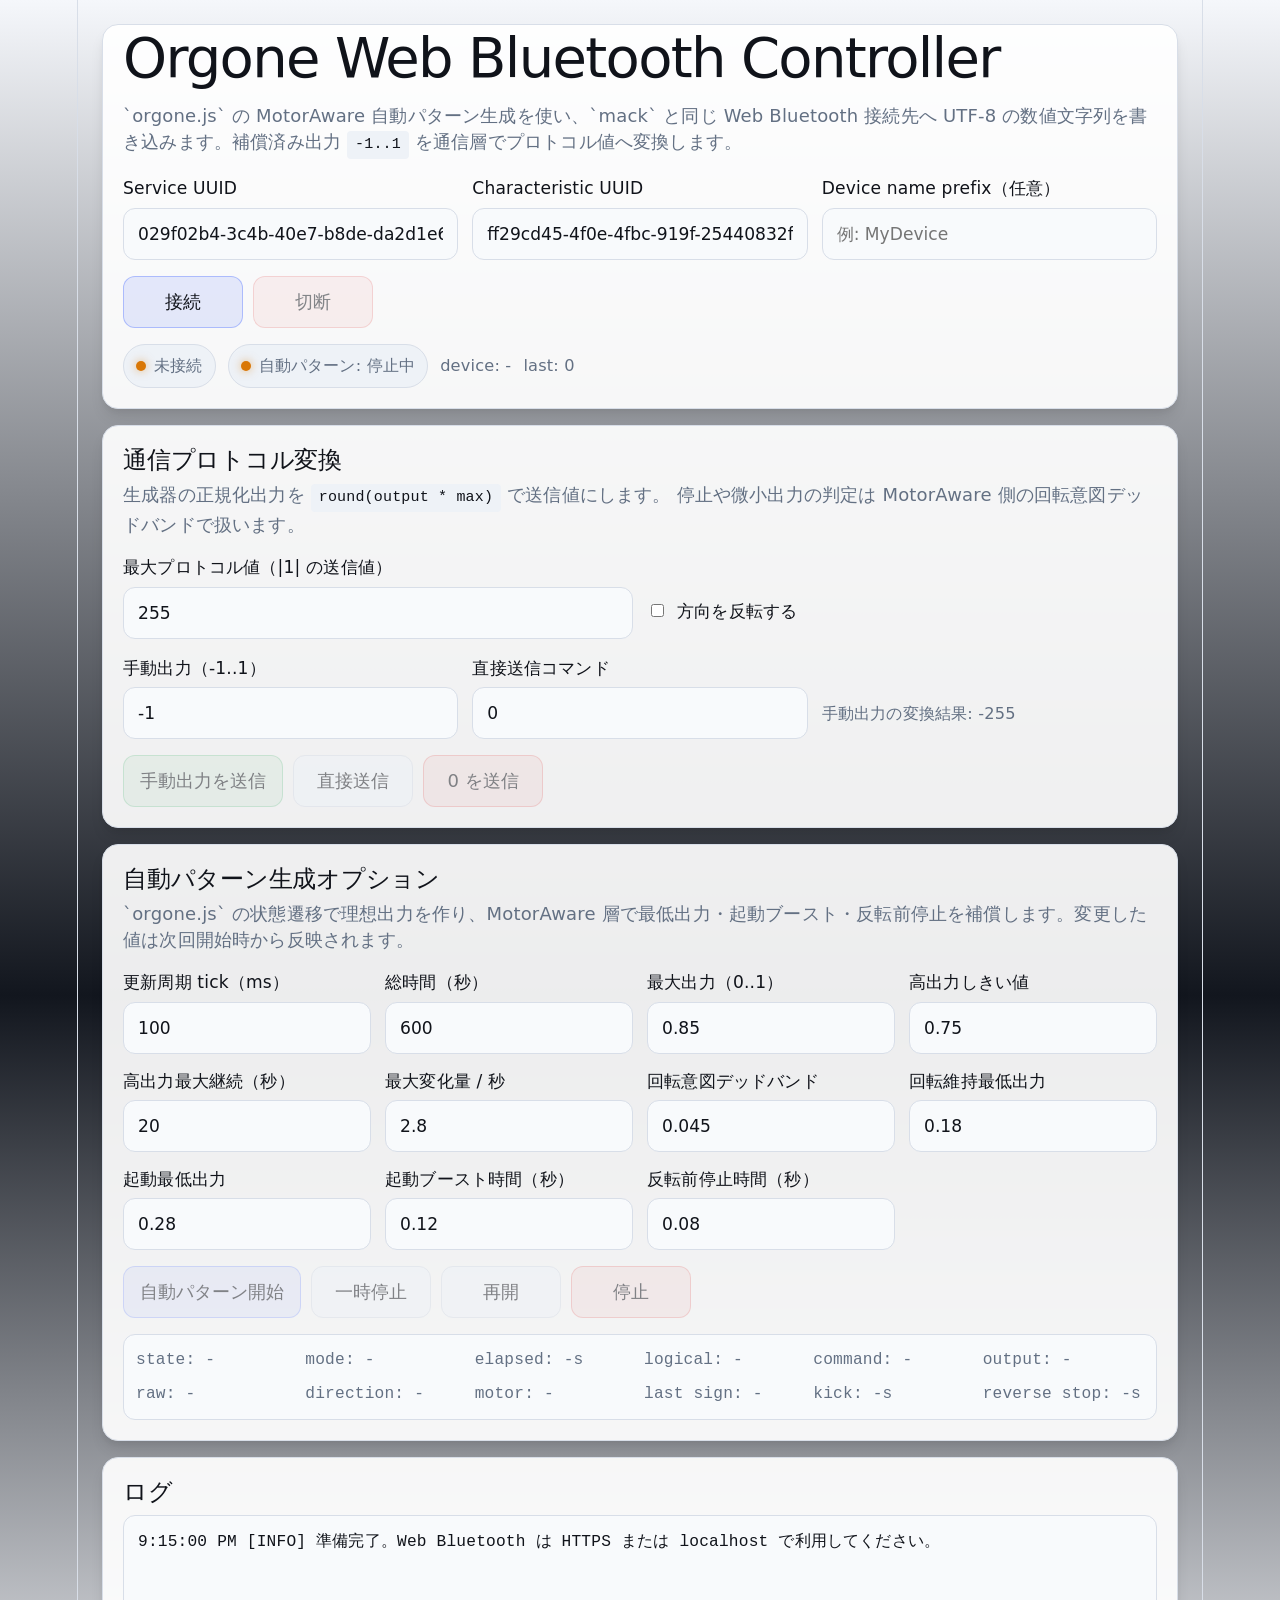
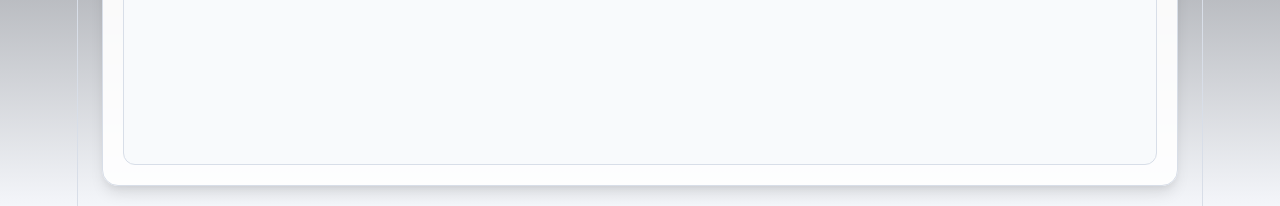
<file: index.html>
<!doctype html>
<html lang="ja">
  <head>
    <meta charset="UTF-8" />
    <link rel="icon" type="image/svg+xml" href="/favicon.svg" />
    <meta name="viewport" content="width=device-width, initial-scale=1.0" />
    <title>Orgone Web Bluetooth Controller</title>
    <script type="module" crossorigin src="./assets/index-BKUp9-tw.js"></script>
    <link rel="stylesheet" crossorigin href="./assets/index-D6LGFXfo.css">
  </head>
  <body>
    <div id="root"></div>
  </body>
</html>
</file>
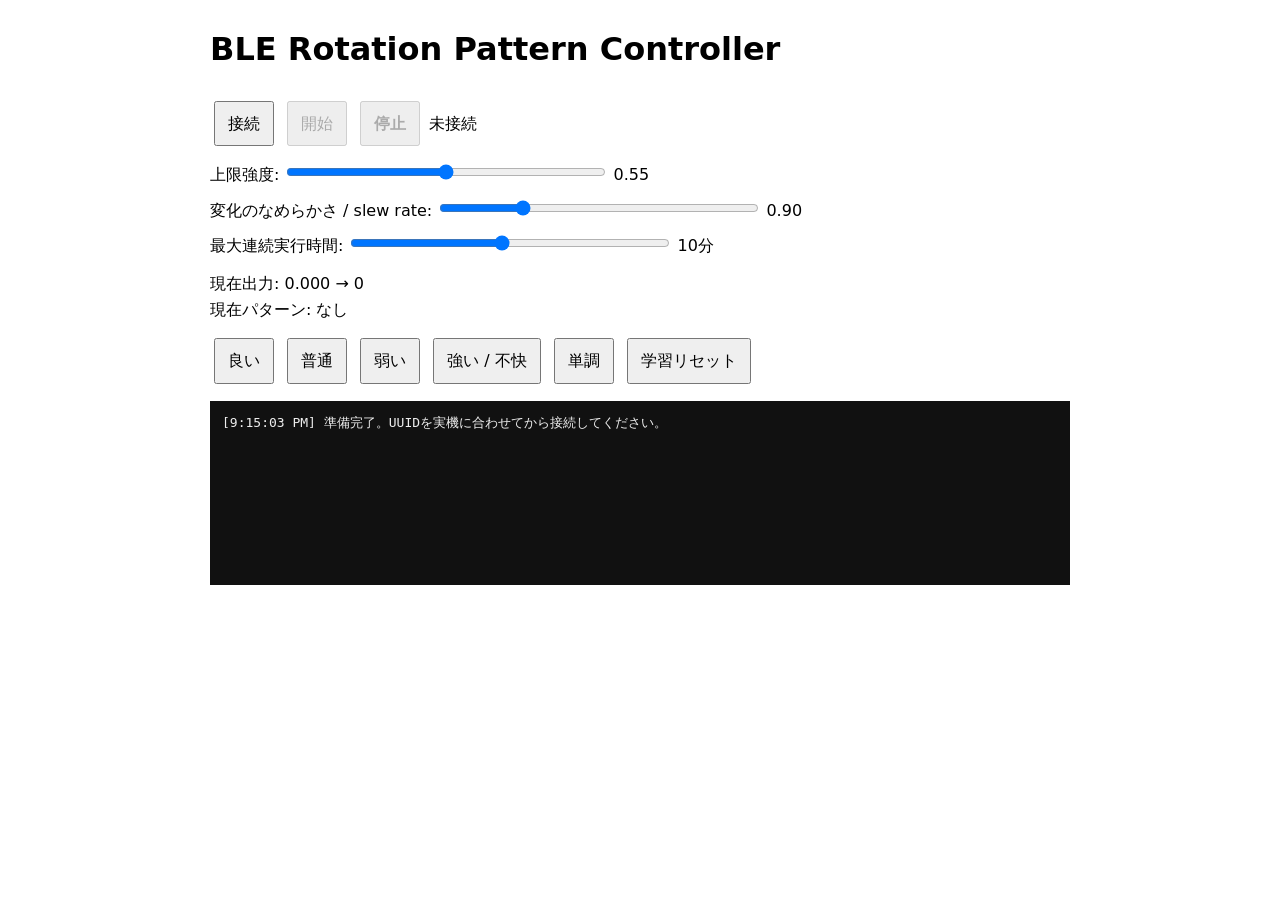
<file: test2.html>
<!doctype html>
<html lang="ja">
<head>
  <meta charset="utf-8" />
  <meta name="viewport" content="width=device-width, initial-scale=1" />
  <title>BLE Rotation Pattern Controller</title>
  <style>
    body {
      font-family: system-ui, sans-serif;
      max-width: 860px;
      margin: 24px auto;
      padding: 0 16px;
      line-height: 1.6;
    }
    button, input {
      font: inherit;
    }
    button {
      margin: 4px;
      padding: 8px 12px;
    }
    .row {
      margin: 12px 0;
    }
    label {
      display: block;
      margin: 10px 0;
    }
    input[type="range"] {
      width: 320px;
      max-width: 100%;
    }
    #log {
      background: #111;
      color: #eee;
      padding: 12px;
      min-height: 160px;
      white-space: pre-wrap;
      overflow-wrap: anywhere;
    }
    .danger {
      font-weight: 700;
    }
  </style>
</head>
<body>
  <h1>BLE Rotation Pattern Controller</h1>

  <div class="row">
    <button id="connectBtn">接続</button>
    <button id="startBtn" disabled>開始</button>
    <button id="stopBtn" disabled class="danger">停止</button>
    <span id="status">未接続</span>
  </div>

  <div class="row">
    <label>
      上限強度:
      <input id="intensity" type="range" min="0.10" max="1.00" step="0.01" value="0.55">
      <output id="intensityOut">0.55</output>
    </label>

    <label>
      変化のなめらかさ / slew rate:
      <input id="slew" type="range" min="0.20" max="3.00" step="0.05" value="0.90">
      <output id="slewOut">0.90</output>
    </label>

    <label>
      最大連続実行時間:
      <input id="maxMinutes" type="range" min="1" max="20" step="1" value="10">
      <output id="maxMinutesOut">10分</output>
    </label>
  </div>

  <div class="row">
    <div>現在出力: <span id="outputView">0.000 → 0</span></div>
    <div>現在パターン: <span id="modeView">なし</span></div>
  </div>

  <div class="row">
    <button data-feedback="good">良い</button>
    <button data-feedback="ok">普通</button>
    <button data-feedback="tooWeak">弱い</button>
    <button data-feedback="tooStrong">強い / 不快</button>
    <button data-feedback="boring">単調</button>
    <button id="resetLearningBtn">学習リセット</button>
  </div>

  <pre id="log"></pre>

  <script type="module">
    /*
      TODO: 実機のGATT UUIDに置き換える。
      service自体には直接書けないため、service配下のwrite可能なcharacteristic UUIDが必要。
    */
    const SERVICE_UUID = "029f02b4-3c4b-40e7-b8de-da2d1e6917e8";
    const CHARACTERISTIC_UUID = "ff29cd45-4f0e-4fbc-919f-25440832fd0e";

    /*
      デバイス側が改行終端を必要とする場合は "\n" に変更。
      指定がなければ空文字のまま。
    */
    const PROTOCOL_SUFFIX = "\n";

    /*
      trueにすると全デバイス表示になる。
      通常はfalseで、指定serviceをadvertiseしているデバイスだけを表示する。
    */
    const USE_ACCEPT_ALL_DEVICES = true;

    const WRITE_INTERVAL_MS = 100;
    const STORAGE_KEY = "adaptive-rotation-pattern-v1";

    const MODES = [
      { id: "sine", label: "連続反転" },
      { id: "pulse", label: "断続パルス" },
      { id: "switchback", label: "短周期反転" },
      { id: "crescendo", label: "漸増" },
      { id: "drift", label: "制御ランダム" },
      { id: "pauseReverse", label: "停止混合反転" }
    ];

    const $ = (id) => document.getElementById(id);
    const connectBtn = $("connectBtn");
    const startBtn = $("startBtn");
    const stopBtn = $("stopBtn");
    const statusEl = $("status");
    const logEl = $("log");
    const intensityEl = $("intensity");
    const intensityOut = $("intensityOut");
    const slewEl = $("slew");
    const slewOut = $("slewOut");
    const maxMinutesEl = $("maxMinutes");
    const maxMinutesOut = $("maxMinutesOut");
    const outputView = $("outputView");
    const modeView = $("modeView");

    let device = null;
    let server = null;
    let writeChar = null;

    let running = false;
    let timerId = 0;
    let sessionStartMs = 0;
    let lastTickMs = 0;
    let segmentStartMs = 0;
    let currentSegment = null;
    let previousMode = null;

    let lastOutput = 0;
    let lastProtocolInt = null;

    let pendingInt = null;
    let pumpPromise = null;

    const encoder = new TextEncoder();

    let stats = loadStats();

    function log(message) {
      const t = new Date().toLocaleTimeString();
      logEl.textContent = `[${t}] ${message}\n` + logEl.textContent;
    }

    function clamp(x, min, max) {
      return Math.min(max, Math.max(min, x));
    }

    function rand(min, max) {
      return min + Math.random() * (max - min);
    }

    function smooth01(x) {
      x = clamp(x, 0, 1);
      return x * x * (3 - 2 * x);
    }

    function protocolIntFromOutput(x) {
      return Math.round(clamp(x, -1, 1) * 255);
    }

    function setIntensity(v) {
      intensityEl.value = String(clamp(v, 0.10, 1.00).toFixed(2));
      intensityOut.value = Number(intensityEl.value).toFixed(2);
    }

    function updateControls() {
      intensityOut.value = Number(intensityEl.value).toFixed(2);
      slewOut.value = Number(slewEl.value).toFixed(2);
      maxMinutesOut.value = `${Number(maxMinutesEl.value)}分`;
    }

    function setStatus(text) {
      statusEl.textContent = text;
    }

    function loadStats() {
      const fresh = Object.fromEntries(
        MODES.map((m) => [m.id, { n: 0, sum: 0 }])
      );

      try {
        const raw = localStorage.getItem(STORAGE_KEY);
        if (!raw) return fresh;

        const parsed = JSON.parse(raw);
        for (const m of MODES) {
          if (parsed[m.id]) {
            fresh[m.id].n = Number(parsed[m.id].n) || 0;
            fresh[m.id].sum = Number(parsed[m.id].sum) || 0;
          }
        }
      } catch {
        return fresh;
      }

      return fresh;
    }

    function saveStats() {
      localStorage.setItem(STORAGE_KEY, JSON.stringify(stats));
    }

    function resetLearning() {
      stats = Object.fromEntries(MODES.map((m) => [m.id, { n: 0, sum: 0 }]));
      saveStats();
      log("学習データをリセット");
    }

    function chooseMode() {
      const total = Object.values(stats).reduce((a, s) => a + s.n, 0) + 1;

      let bestId = MODES[0].id;
      let bestScore = -Infinity;

      for (const m of MODES) {
        const s = stats[m.id];

        /*
          報酬の事前値を0.55に置く。
          未評価パターンも試し、評価が高いものを徐々に優先する。
        */
        const mean = (s.sum + 0.55) / (s.n + 1);
        const explore = 0.30 * Math.sqrt(Math.log(total + 1) / (s.n + 1));
        const repeatPenalty = m.id === previousMode ? 0.12 : 0;
        const jitter = rand(-0.025, 0.025);

        const score = mean + explore - repeatPenalty + jitter;

        if (score > bestScore) {
          bestScore = score;
          bestId = m.id;
        }
      }

      return bestId;
    }

    function createSegment(nowMs) {
      const mode = chooseMode();
      previousMode = mode;

      currentSegment = {
        mode,
        duration: rand(5.0, 14.0),
        dir: Math.random() < 0.5 ? -1 : 1,
        amp: rand(0.45, 1.00),
        freq: rand(0.06, 0.22),
        phase: rand(0, Math.PI * 2),
        cycle: rand(0.80, 2.40),
        duty: rand(0.34, 0.72),
        beat: rand(1.00, 3.20),
        noise: 0,
        noiseTarget: 0,
        lastNoiseAt: -Infinity
      };

      segmentStartMs = nowMs;

      const label = MODES.find((m) => m.id === mode)?.label ?? mode;
      modeView.textContent = label;
      log(`新規セグメント: ${label}, ${currentSegment.duration.toFixed(1)}秒`);
    }

    function valueForSegment(seg, tSec, sessionElapsedMs) {
      const cap = Number(intensityEl.value);

      /*
        ウォームアップ。
        開始直後から上限値を使わず、約2分かけて上限へ近づける。
      */
      const warm = clamp(0.18 + 0.82 * (sessionElapsedMs / 120000), 0.18, 1.0);
      const amp = cap * warm * seg.amp;

      switch (seg.mode) {
        case "sine": {
          return amp * Math.sin(2 * Math.PI * seg.freq * tSec + seg.phase);
        }

        case "pulse": {
          const f = (tSec / seg.cycle) % 1;
          if (f > seg.duty) return 0;

          const local = f / seg.duty;
          const shaped = 0.25 + 0.75 * Math.sin(Math.PI * local);

          /*
            たまに逆方向を混ぜて慣れを避ける。
          */
          const cycleIndex = Math.floor(tSec / seg.cycle);
          const reverse = cycleIndex % 6 === 5 ? -1 : 1;

          return seg.dir * reverse * amp * shaped;
        }

        case "switchback": {
          const beatIndex = Math.floor(tSec / seg.beat);
          const f = (tSec / seg.beat) % 1;

          /*
            反転直後に短い停止を入れ、急な方向転換を緩和する。
          */
          if (f < 0.10) return 0;

          const sign = beatIndex % 2 === 0 ? seg.dir : -seg.dir;
          const rise = smooth01((f - 0.10) / 0.90);

          return sign * amp * (0.35 + 0.65 * rise);
        }

        case "crescendo": {
          const p = tSec / seg.duration;
          const ramp = smooth01(p);
          const wobble = clamp(
            0.72 + 0.28 * Math.sin(2 * Math.PI * seg.freq * 2.5 * tSec + seg.phase),
            0.25,
            1.0
          );

          /*
            終盤だけ短い反転を混ぜる。
          */
          const sign =
            p > 0.78 && Math.floor(tSec * 2.0) % 2 === 0
              ? -seg.dir
              : seg.dir;

          return sign * amp * ramp * wobble;
        }

        case "drift": {
          /*
            低域通過させたランダム。
            完全ランダムではなく、滑らかに変化させる。
          */
          if (tSec - seg.lastNoiseAt > 0.25) {
            seg.noiseTarget = rand(-1, 1);
            seg.lastNoiseAt = tSec;
          }

          seg.noise += (seg.noiseTarget - seg.noise) * 0.18;

          if (Math.abs(seg.noise) < 0.18) return 0;
          return amp * seg.noise;
        }

        case "pauseReverse": {
          const f = (tSec / seg.cycle) % 1;
          const cycleIndex = Math.floor(tSec / seg.cycle);

          if (f < 0.18) return 0;

          const sign = cycleIndex % 4 === 3 ? -seg.dir : seg.dir;
          const drive = 0.20 + 0.80 * smooth01((f - 0.18) / 0.82);

          return sign * amp * drive;
        }

        default:
          return 0;
      }
    }

    async function connect() {
      try {
        if (!window.isSecureContext) {
          throw new Error("HTTPSまたはlocalhostで開いてください。");
        }

        if (!navigator.bluetooth) {
          throw new Error("このブラウザはWeb Bluetoothに対応していません。Chromium系ブラウザで確認してください。");
        }

        setStatus("デバイス選択中...");

        const options = USE_ACCEPT_ALL_DEVICES
          ? {
              acceptAllDevices: true,
              optionalServices: [SERVICE_UUID]
            }
          : {
              filters: [{ services: [SERVICE_UUID] }],
              optionalServices: [SERVICE_UUID]
            };

        device = await navigator.bluetooth.requestDevice(options);
        device.addEventListener("gattserverdisconnected", handleDisconnected);

        setStatus("接続中...");
        server = await device.gatt.connect();

        const service = await server.getPrimaryService(SERVICE_UUID);
        writeChar = await service.getCharacteristic(CHARACTERISTIC_UUID);

        startBtn.disabled = false;
        stopBtn.disabled = false;

        setStatus(`接続済み: ${device.name || device.id}`);
        log("BLE接続完了");
      } catch (err) {
        setStatus("接続失敗");
        log(`接続エラー: ${err.message || err}`);
      }
    }

    async function writeOneProtocolInt(n) {
      if (!writeChar) return;

      const text = `${n}${PROTOCOL_SUFFIX}`;
      const data = encoder.encode(text);

      if (writeChar.properties.writeWithoutResponse && writeChar.writeValueWithoutResponse) {
        await writeChar.writeValueWithoutResponse(data);
        return;
      }

      if (writeChar.properties.write && writeChar.writeValueWithResponse) {
        await writeChar.writeValueWithResponse(data);
        return;
      }

      /*
        古い環境向けの後方互換フォールバック。
        可能なら上の2つを使う。
      */
      if (writeChar.writeValue) {
        await writeChar.writeValue(data);
        return;
      }

      throw new Error("このcharacteristicはwriteに対応していません。");
    }

    function enqueueProtocolInt(n) {
      pendingInt = clamp(Math.round(n), -255, 255);

      if (!pumpPromise) {
        pumpPromise = pumpWrites().catch((err) => {
          log(`書き込みエラー: ${err.message || err}`);
        });
      }

      return pumpPromise;
    }

    async function pumpWrites() {
      try {
        while (pendingInt !== null) {
          const n = pendingInt;
          pendingInt = null;
          await writeOneProtocolInt(n);
        }
      } finally {
        pumpPromise = null;

        /*
          finally中に新しい値が来た場合の取りこぼし防止。
        */
        if (pendingInt !== null) {
          enqueueProtocolInt(pendingInt);
        }
      }
    }

    function setOutput(x, force = false) {
      const safeX = clamp(x, -1, 1);
      const protocolInt = protocolIntFromOutput(safeX);

      outputView.textContent = `${safeX.toFixed(3)} → ${protocolInt}`;

      if (!force && protocolInt === lastProtocolInt) {
        return Promise.resolve();
      }

      lastProtocolInt = protocolInt;
      return enqueueProtocolInt(protocolInt);
    }

    function tick() {
      if (!running) return;

      const now = performance.now();
      const sessionElapsedMs = now - sessionStartMs;
      const maxMs = Number(maxMinutesEl.value) * 60 * 1000;

      if (sessionElapsedMs >= maxMs) {
        void stop("最大連続実行時間に到達");
        return;
      }

      if (!currentSegment || (now - segmentStartMs) / 1000 >= currentSegment.duration) {
        createSegment(now);
      }

      const dtSec = clamp((now - lastTickMs) / 1000, 0.001, 0.25);
      lastTickMs = now;

      const tSec = (now - segmentStartMs) / 1000;
      const target = valueForSegment(currentSegment, tSec, sessionElapsedMs);

      /*
        slew limit。
        急な出力変化を抑える。
      */
      const maxDelta = Number(slewEl.value) * dtSec;
      lastOutput += clamp(target - lastOutput, -maxDelta, maxDelta);
      lastOutput = clamp(lastOutput, -1, 1);

      void setOutput(lastOutput);
    }

    function start() {
      if (!writeChar) {
        log("未接続");
        return;
      }

      if (running) return;

      running = true;
      sessionStartMs = performance.now();
      lastTickMs = sessionStartMs;
      segmentStartMs = sessionStartMs;
      currentSegment = null;
      lastOutput = 0;

      timerId = window.setInterval(tick, WRITE_INTERVAL_MS);

      startBtn.disabled = true;
      stopBtn.disabled = false;

      log("開始");
    }

    async function stop(reason = "停止") {
      running = false;

      if (timerId) {
        clearInterval(timerId);
        timerId = 0;
      }

      currentSegment = null;
      modeView.textContent = "なし";
      lastOutput = 0;

      await setOutput(0, true);

      startBtn.disabled = !writeChar;
      stopBtn.disabled = !writeChar;

      log(reason);
    }

    async function emergencyStop(reason) {
      await stop(reason || "緊急停止");
    }

    function handleDisconnected() {
      running = false;

      if (timerId) {
        clearInterval(timerId);
        timerId = 0;
      }

      writeChar = null;
      server = null;
      currentSegment = null;

      startBtn.disabled = true;
      stopBtn.disabled = true;

      setStatus("切断");
      log("BLE切断。デバイス側にも通信タイムアウト時停止のwatchdogを実装してください。");
    }

    function applyFeedback(kind) {
      if (!currentSegment) {
        log("評価対象のセグメントなし");
        return;
      }

      const rewardMap = {
        good: 1.00,
        ok: 0.65,
        tooWeak: 0.45,
        tooStrong: 0.10,
        boring: 0.20
      };

      const reward = rewardMap[kind] ?? 0.5;
      const s = stats[currentSegment.mode];

      s.n += 1;
      s.sum += reward;
      saveStats();

      if (kind === "tooStrong") {
        setIntensity(Number(intensityEl.value) * 0.82);
        currentSegment.amp *= 0.40;
        lastOutput *= 0.40;
        void setOutput(lastOutput, true);
        log("評価: 強い / 不快。強度を下げました。");
        return;
      }

      if (kind === "tooWeak") {
        setIntensity(Number(intensityEl.value) * 1.08);
        currentSegment.duration = Math.min(
          currentSegment.duration,
          (performance.now() - segmentStartMs) / 1000 + 2
        );
        log("評価: 弱い。強度を少し上げ、次セグメントを早めます。");
        return;
      }

      if (kind === "boring") {
        currentSegment.duration = 0;
        log("評価: 単調。次セグメントへ切り替えます。");
        return;
      }

      const label = MODES.find((m) => m.id === currentSegment.mode)?.label ?? currentSegment.mode;
      log(`評価: ${kind} / ${label} / reward=${reward.toFixed(2)}`);
    }

    connectBtn.addEventListener("click", connect);
    startBtn.addEventListener("click", start);
    stopBtn.addEventListener("click", () => void emergencyStop("手動停止"));
    $("resetLearningBtn").addEventListener("click", resetLearning);

    document.querySelectorAll("[data-feedback]").forEach((btn) => {
      btn.addEventListener("click", () => {
        applyFeedback(btn.dataset.feedback);
      });
    });

    intensityEl.addEventListener("input", updateControls);
    slewEl.addEventListener("input", updateControls);
    maxMinutesEl.addEventListener("input", updateControls);

    /*
      安全側停止。
      タブが隠れた、ページを閉じる、スペースキー押下で停止。
    */
    document.addEventListener("visibilitychange", () => {
      if (document.hidden && running) {
        void emergencyStop("タブ非表示のため停止");
      }
    });

    window.addEventListener("pagehide", () => {
      if (writeChar) {
        void setOutput(0, true);
      }
    });

    window.addEventListener("keydown", (ev) => {
      if (ev.code === "Space") {
        ev.preventDefault();
        void emergencyStop("スペースキー停止");
      }
    });

    updateControls();
    log("準備完了。UUIDを実機に合わせてから接続してください。");
  </script>
</body>
</html>
</file>
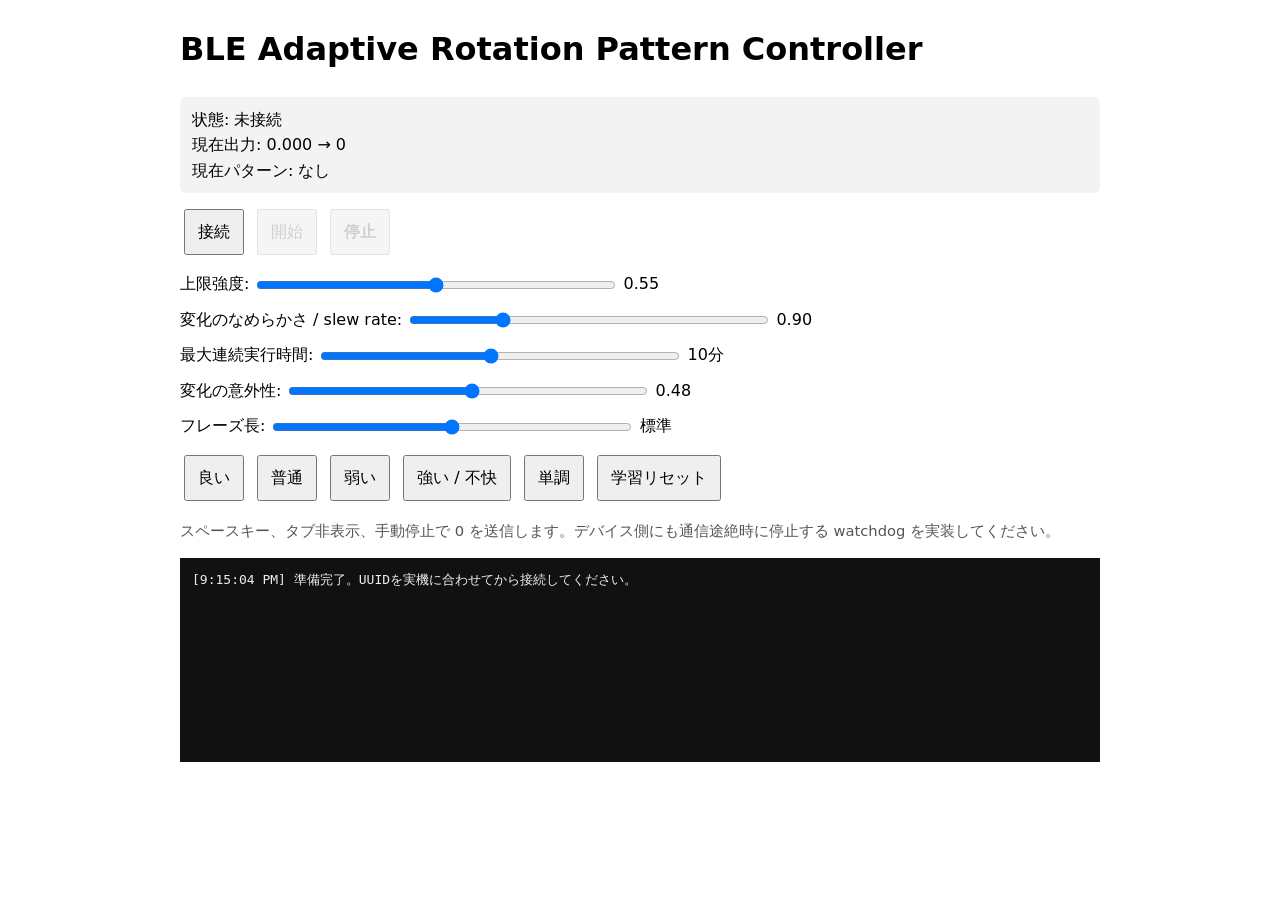
<file: test3.html>
<!doctype html>
<html lang="ja">
<head>
  <meta charset="utf-8" />
  <meta name="viewport" content="width=device-width, initial-scale=1" />
  <title>BLE Adaptive Rotation Pattern Controller</title>
  <style>
    body {
      font-family: system-ui, sans-serif;
      max-width: 920px;
      margin: 24px auto;
      padding: 0 16px;
      line-height: 1.6;
    }

    button,
    input {
      font: inherit;
    }

    button {
      margin: 4px;
      padding: 8px 12px;
      cursor: pointer;
    }

    button:disabled {
      cursor: not-allowed;
      opacity: 0.55;
    }

    .row {
      margin: 12px 0;
    }

    label {
      display: block;
      margin: 10px 0;
    }

    input[type="range"] {
      width: 360px;
      max-width: 100%;
      vertical-align: middle;
    }

    #log {
      background: #111;
      color: #eee;
      padding: 12px;
      min-height: 180px;
      max-height: 420px;
      overflow: auto;
      white-space: pre-wrap;
      overflow-wrap: anywhere;
    }

    .danger {
      font-weight: 700;
    }

    .statusBox {
      padding: 10px 12px;
      background: #f3f3f3;
      border-radius: 6px;
    }

    .small {
      font-size: 0.92rem;
      color: #555;
    }
  </style>
</head>

<body>
  <h1>BLE Adaptive Rotation Pattern Controller</h1>

  <div class="statusBox">
    <div>状態: <span id="status">未接続</span></div>
    <div>現在出力: <span id="outputView">0.000 → 0</span></div>
    <div>現在パターン: <span id="modeView">なし</span></div>
  </div>

  <div class="row">
    <button id="connectBtn">接続</button>
    <button id="startBtn" disabled>開始</button>
    <button id="stopBtn" disabled class="danger">停止</button>
  </div>

  <div class="row">
    <label>
      上限強度:
      <input id="intensity" type="range" min="0.10" max="1.00" step="0.01" value="0.55">
      <output id="intensityOut">0.55</output>
    </label>

    <label>
      変化のなめらかさ / slew rate:
      <input id="slew" type="range" min="0.20" max="3.00" step="0.05" value="0.90">
      <output id="slewOut">0.90</output>
    </label>

    <label>
      最大連続実行時間:
      <input id="maxMinutes" type="range" min="1" max="20" step="1" value="10">
      <output id="maxMinutesOut">10分</output>
    </label>

    <label>
      変化の意外性:
      <input id="novelty" type="range" min="0.20" max="0.75" step="0.01" value="0.48">
      <output id="noveltyOut">0.48</output>
    </label>

    <label>
      フレーズ長:
      <input id="phraseLength" type="range" min="0" max="2" step="1" value="1">
      <output id="phraseLengthOut">標準</output>
    </label>
  </div>

  <div class="row">
    <button data-feedback="good">良い</button>
    <button data-feedback="ok">普通</button>
    <button data-feedback="tooWeak">弱い</button>
    <button data-feedback="tooStrong">強い / 不快</button>
    <button data-feedback="boring">単調</button>
    <button id="resetLearningBtn">学習リセット</button>
  </div>

  <p class="small">
    スペースキー、タブ非表示、手動停止で 0 を送信します。デバイス側にも通信途絶時に停止する watchdog を実装してください。
  </p>

  <pre id="log"></pre>

  <script type="module">
    /*
      実機のGATT UUIDに置き換える。
      BLEではservice自体へ直接書き込むのではなく、
      service配下のwrite可能なcharacteristicへ書き込む。
    */

    const SERVICE_UUID = "029f02b4-3c4b-40e7-b8de-da2d1e6917e8";
    const CHARACTERISTIC_UUID = "ff29cd45-4f0e-4fbc-919f-25440832fd0e";

    /*
      デバイス側が改行終端を必要とする場合は "\n" に変更。
      指定がなければ空文字のまま。
    */
    const PROTOCOL_SUFFIX = "";

    /*
      true: すべてのBLEデバイスを表示し、optionalServicesでserviceを取得
      false: 指定serviceをadvertiseしているデバイスだけ表示
    */
    const USE_ACCEPT_ALL_DEVICES = true;

    const WRITE_INTERVAL_MS = 100;
    const STORAGE_KEY = "adaptive-rotation-phrase-pattern-v2";
    const RECENT_LIMIT = 22;

    const MOTIFS = [
      { id: "breath", label: "なめらか往復", minDur: 3.2, maxDur: 6.0 },
      { id: "stutter", label: "断続パルス", minDur: 2.0, maxDur: 4.8 },
      { id: "ratchet", label: "階段状加速", minDur: 2.8, maxDur: 5.5 },
      { id: "reverseSnap", label: "停止入り反転", minDur: 2.2, maxDur: 5.0 },
      { id: "flutter", label: "細かい揺らぎ", minDur: 1.8, maxDur: 4.0 },
      { id: "drift", label: "ランダム漂流", minDur: 3.0, maxDur: 6.2 },
      { id: "holdDrop", label: "保持と脱力", minDur: 2.5, maxDur: 5.2 },
      { id: "triplet", label: "三連アクセント", minDur: 1.8, maxDur: 4.0 },
      { id: "suspend", label: "低刺激の間", minDur: 1.0, maxDur: 2.4 },
      { id: "surge", label: "急上昇と減衰", minDur: 2.0, maxDur: 4.6 },
      { id: "hesitate", label: "迷い反転", minDur: 2.4, maxDur: 5.4 },
      { id: "syncopate", label: "変拍アクセント", minDur: 2.0, maxDur: 4.8 }
    ];

    const MOTIFS_BY_ID = Object.fromEntries(MOTIFS.map((m) => [m.id, m]));

    const POSITION_BIAS = {
      breath:      [ 0.18,  0.04, -0.10],
      stutter:     [ 0.10,  0.10,  0.00],
      ratchet:     [ 0.12,  0.12,  0.04],
      reverseSnap: [-0.06,  0.10,  0.20],
      flutter:     [-0.10,  0.08,  0.18],
      drift:       [ 0.16,  0.04, -0.04],
      holdDrop:    [-0.02,  0.12,  0.14],
      triplet:     [-0.04,  0.10,  0.12],
      suspend:     [-0.02,  0.02, -0.06],
      surge:       [-0.02,  0.10,  0.18],
      hesitate:    [ 0.08,  0.12,  0.02],
      syncopate:   [-0.04,  0.14,  0.16]
    };

    const TRANSITION_BONUS = {
      breath:      { ratchet: 0.15, stutter: 0.12, holdDrop: 0.08, hesitate: 0.12 },
      stutter:     { suspend: 0.10, reverseSnap: 0.15, drift: 0.08, syncopate: 0.12 },
      ratchet:     { flutter: 0.15, holdDrop: 0.14, reverseSnap: 0.10, surge: 0.12 },
      reverseSnap: { breath: 0.12, triplet: 0.10, drift: 0.08, hesitate: 0.10 },
      flutter:     { suspend: 0.16, holdDrop: 0.12, reverseSnap: 0.10, syncopate: 0.12 },
      drift:       { stutter: 0.12, ratchet: 0.10, breath: 0.08, surge: 0.08 },
      holdDrop:    { triplet: 0.13, suspend: 0.10, reverseSnap: 0.10, surge: 0.10 },
      triplet:     { breath: 0.12, drift: 0.10, flutter: 0.08, syncopate: 0.10 },
      suspend:     { reverseSnap: 0.14, ratchet: 0.12, breath: 0.10, surge: 0.12 },
      surge:       { suspend: 0.12, flutter: 0.14, holdDrop: 0.12, breath: 0.08 },
      hesitate:    { reverseSnap: 0.12, ratchet: 0.10, triplet: 0.10, drift: 0.08 },
      syncopate:   { breath: 0.10, suspend: 0.12, reverseSnap: 0.12, flutter: 0.10 }
    };

    const ARC_LABEL = {
      build: "漸増フレーズ",
      wave: "山型フレーズ",
      contrast: "緩急フレーズ",
      scatter: "変則フレーズ",
      broken: "崩しフレーズ"
    };

    const $ = (id) => document.getElementById(id);

    const connectBtn = $("connectBtn");
    const startBtn = $("startBtn");
    const stopBtn = $("stopBtn");
    const statusEl = $("status");
    const logEl = $("log");
    const intensityEl = $("intensity");
    const intensityOut = $("intensityOut");
    const slewEl = $("slew");
    const slewOut = $("slewOut");
    const maxMinutesEl = $("maxMinutes");
    const maxMinutesOut = $("maxMinutesOut");
    const noveltyEl = $("novelty");
    const noveltyOut = $("noveltyOut");
    const phraseLengthEl = $("phraseLength");
    const phraseLengthOut = $("phraseLengthOut");
    const outputView = $("outputView");
    const modeView = $("modeView");

    let device = null;
    let server = null;
    let writeChar = null;

    let running = false;
    let timerId = 0;
    let sessionStartMs = 0;
    let lastTickMs = 0;
    let segmentStartMs = 0;
    let currentSegment = null;

    let lastOutput = 0;
    let lastProtocolInt = null;

    let pendingInt = null;
    let pumpPromise = null;

    let recentMotifs = [];

    const encoder = new TextEncoder();
    let stats = loadStats();

    function log(message) {
      const t = new Date().toLocaleTimeString();
      logEl.textContent = `[${t}] ${message}\n` + logEl.textContent;
    }

    function clamp(x, min, max) {
      return Math.min(max, Math.max(min, x));
    }

    function rand(min, max) {
      return min + Math.random() * (max - min);
    }

    function smooth01(x) {
      x = clamp(x, 0, 1);
      return x * x * (3 - 2 * x);
    }

    function protocolIntFromOutput(x) {
      return Math.round(clamp(x, -1, 1) * 255);
    }

    function freshStats() {
      return Object.fromEntries(MOTIFS.map((m) => [m.id, { n: 0, sum: 0 }]));
    }

    function loadStats() {
      const fresh = freshStats();

      try {
        const raw = localStorage.getItem(STORAGE_KEY);
        if (!raw) return fresh;

        const parsed = JSON.parse(raw);

        for (const m of MOTIFS) {
          if (parsed[m.id]) {
            fresh[m.id].n = Number(parsed[m.id].n) || 0;
            fresh[m.id].sum = Number(parsed[m.id].sum) || 0;
          }
        }
      } catch {
        return fresh;
      }

      return fresh;
    }

    function saveStats() {
      localStorage.setItem(STORAGE_KEY, JSON.stringify(stats));
    }

    function resetLearning() {
      stats = freshStats();
      recentMotifs = [];
      saveStats();
      log("学習データと直近パターン履歴をリセット");
    }

    function setIntensity(v) {
      intensityEl.value = String(clamp(v, 0.10, 1.00).toFixed(2));
      updateControls();
    }

    function updateControls() {
      intensityOut.value = Number(intensityEl.value).toFixed(2);
      slewOut.value = Number(slewEl.value).toFixed(2);
      maxMinutesOut.value = `${Number(maxMinutesEl.value)}分`;
      noveltyOut.value = Number(noveltyEl.value).toFixed(2);

      const phraseLabels = ["短め", "標準", "長め"];
      phraseLengthOut.value = phraseLabels[Number(phraseLengthEl.value)] ?? "標準";
    }

    function setStatus(text) {
      statusEl.textContent = text;
    }

    function sampleSoftmax(scored, temperature = 0.48) {
      const safeTemperature = clamp(Number(temperature) || 0.48, 0.05, 1.50);
      const maxScore = Math.max(...scored.map((x) => x.score));

      const weighted = scored.map((x) => ({
        id: x.id,
        weight: Math.exp((x.score - maxScore) / safeTemperature)
      }));

      const total = weighted.reduce((a, x) => a + x.weight, 0);
      let r = Math.random() * total;

      for (const x of weighted) {
        r -= x.weight;
        if (r <= 0) return x.id;
      }

      return weighted[weighted.length - 1].id;
    }

    function chooseMotif(previousId, position01) {
      const total = Object.values(stats).reduce((a, s) => a + s.n, 0) + 1;
      const bucket = position01 < 0.34 ? 0 : position01 < 0.68 ? 1 : 2;

      const scored = MOTIFS.map((m) => {
        const s = stats[m.id];

        const mean = (s.sum + 0.55) / (s.n + 1);
        const explore = 0.26 * Math.sqrt(Math.log(total + 1) / (s.n + 1));
        const transition = previousId ? (TRANSITION_BONUS[previousId]?.[m.id] ?? 0) : 0;
        const position = POSITION_BIAS[m.id]?.[bucket] ?? 0;

        const recentCount = recentMotifs.filter((id) => id === m.id).length;

        const repeatPenalty =
          (m.id === previousId ? 0.62 : 0) +
          recentCount * 0.13 +
          (m.id === "suspend" ? 0.10 : 0);

        return {
          id: m.id,
          score:
            mean +
            explore +
            transition +
            position -
            repeatPenalty +
            rand(-0.06, 0.06)
        };
      });

      return sampleSoftmax(scored, Number(noveltyEl.value));
    }

    function markRecentMotifs(ids) {
      recentMotifs.push(...ids);

      while (recentMotifs.length > RECENT_LIMIT) {
        recentMotifs.shift();
      }
    }

    function chooseArc() {
      return sampleSoftmax([
        { id: "build", score: 0.34 + rand(0, 0.10) },
        { id: "wave", score: 0.30 + rand(0, 0.10) },
        { id: "contrast", score: 0.28 + rand(0, 0.14) },
        { id: "scatter", score: 0.24 + rand(0, 0.18) },
        { id: "broken", score: 0.20 + rand(0, 0.22) }
      ], 0.30);
    }

    function phraseEnvelope(arc, p) {
      p = clamp(p, 0, 1);

      switch (arc) {
        case "build":
          return 0.46 + 0.54 * smooth01(p);

        case "wave":
          return 0.62 + 0.38 * Math.sin(Math.PI * p);

        case "contrast":
          if (p < 0.36) return 0.74 + 0.20 * smooth01(p / 0.36);
          if (p < 0.54) return 0.42;
          return 0.58 + 0.42 * smooth01((p - 0.54) / 0.46);

        case "scatter":
          return clamp(
            0.78 + 0.22 * Math.sin(2 * Math.PI * (1.7 * p + 0.13)),
            0.45,
            1.00
          );

        case "broken":
          if (p < 0.20) return 0.52 + 0.18 * smooth01(p / 0.20);
          if (p < 0.38) return 0.90;
          if (p < 0.50) return 0.36;
          if (p < 0.74) return 0.68 + 0.22 * Math.sin(2 * Math.PI * 3.0 * p);
          return 0.74 + 0.26 * smooth01((p - 0.74) / 0.26);

        default:
          return 1;
      }
    }

    function edgeEnvelope(p, duration) {
      const fade = clamp(0.18 / Math.max(duration, 0.5), 0.035, 0.16);

      return Math.min(
        smooth01(p / fade),
        smooth01((1 - p) / fade)
      );
    }

    function getPhraseDurationRange() {
      const value = Number(phraseLengthEl.value);

      if (value === 0) return [10, 22];
      if (value === 2) return [22, 45];

      return [16, 32];
    }

    function makeMotifItem(motif, start, duration, lastDir, position01) {
      const dir = Math.random() < 0.58 ? -lastDir : lastDir;

      const ampRange = {
        breath: [0.35, 0.78],
        stutter: [0.42, 0.92],
        ratchet: [0.38, 0.94],
        reverseSnap: [0.40, 0.88],
        flutter: [0.34, 0.82],
        drift: [0.30, 0.76],
        holdDrop: [0.40, 0.92],
        triplet: [0.42, 0.90],
        suspend: [0.10, 0.28],
        surge: [0.38, 0.96],
        hesitate: [0.28, 0.78],
        syncopate: [0.42, 0.92]
      }[motif] ?? [0.30, 0.80];

      let amp = rand(ampRange[0], ampRange[1]);

      if (position01 < 0.20) amp *= 0.86;
      if (position01 > 0.76 && motif !== "suspend") amp *= 1.05;

      return {
        motif,
        start,
        duration,
        dir,
        amp,

        phase: rand(0, Math.PI * 2),
        cycle: rand(0.34, 1.80),
        duty: rand(0.28, 0.74),
        steps: Math.floor(rand(3, 8)),
        rate: rand(2.2, 7.5),
        groupCycle: rand(0.72, 1.45),

        thirdReverse: Math.random() < 0.55,
        dropWidth: rand(0.10, 0.24),
        midFlip: Math.random() < 0.42,

        noise: rand(-0.25, 0.25),
        noiseTarget: rand(-1, 1),
        noiseStep: rand(0.18, 0.42),
        noiseEase: rand(0.10, 0.24),
        lastNoiseAt: -Infinity,

        syncPattern: makeSyncPattern()
      };
    }

    function makeSyncPattern() {
      const base = [
        { on: 0.13, off: 0.08, amp: 1.00 },
        { on: 0.19, off: 0.12, amp: 0.66 },
        { on: 0.10, off: 0.06, amp: 0.85 },
        { on: 0.24, off: 0.18, amp: 0.52 }
      ];

      for (let i = base.length - 1; i > 0; i--) {
        const j = Math.floor(Math.random() * (i + 1));
        [base[i], base[j]] = [base[j], base[i]];
      }

      return base;
    }

    function createSegment(nowMs) {
      const [minPhrase, maxPhrase] = getPhraseDurationRange();
      const targetDuration = rand(minPhrase, maxPhrase);
      const arc = chooseArc();
      const items = [];

      let t = 0;
      let previousId = null;
      let lastDir = Math.random() < 0.5 ? -1 : 1;
      const maxItems = Number(phraseLengthEl.value) === 2 ? 14 : 10;

      while (t < targetDuration && items.length < maxItems) {
        const position01 = t / targetDuration;
        const motif = chooseMotif(previousId, position01);
        const meta = MOTIFS_BY_ID[motif];

        const duration = Math.min(
          rand(meta.minDur, meta.maxDur),
          targetDuration - t
        );

        if (duration < 1.0 && items.length > 0) break;

        const item = makeMotifItem(motif, t, duration, lastDir, position01);
        items.push(item);

        previousId = motif;
        lastDir = item.dir;
        t += duration;
      }

      currentSegment = {
        mode: "phrase",
        arc,
        duration: t,
        items
      };

      segmentStartMs = nowMs;
      markRecentMotifs(items.map((x) => x.motif));

      const labels = items.map((x) => MOTIFS_BY_ID[x.motif].label);
      modeView.textContent = `${ARC_LABEL[arc]}: ${labels.join(" → ")}`;

      log(`新規フレーズ: ${ARC_LABEL[arc]}, ${t.toFixed(1)}秒, ${labels.join(" / ")}`);
    }

    function activeItemForTime(seg, tSec) {
      if (!seg?.items) return null;

      return seg.items.find((item) =>
        tSec >= item.start && tSec < item.start + item.duration
      ) ?? null;
    }

    function valueForMotif(item, t, p) {
      const amp = item.amp;
      const dir = item.dir;

      switch (item.motif) {
        case "breath": {
          const wave = 0.5 - 0.5 * Math.cos(2 * Math.PI * p);
          const sign = p < 0.52 ? dir : -dir;

          return sign * amp * (0.18 + 0.82 * smooth01(wave));
        }

        case "stutter": {
          const f = (t / item.cycle) % 1;

          if (f > item.duty) return 0;

          const local = f / item.duty;
          const accent = Math.floor(t / item.cycle) % 5 === 4 ? 0.55 : 1.0;

          return dir * amp * accent * Math.sin(Math.PI * local);
        }

        case "ratchet": {
          const stepFloat = p * item.steps;
          const step = Math.floor(stepFloat);
          const within = stepFloat - step;

          if (within < 0.08) return 0;

          const level = (step + smooth01(within)) / item.steps;
          const sign = item.midFlip && p > 0.72 ? -dir : dir;

          return sign * amp * (0.16 + 0.84 * level);
        }

        case "reverseSnap": {
          const f = (t / item.cycle) % 1;

          if (f < 0.10) return 0;

          if (f < 0.28) {
            return -dir * amp * (0.35 + 0.65 * smooth01((f - 0.10) / 0.18));
          }

          return dir * amp * (0.42 + 0.58 * smooth01((f - 0.28) / 0.72));
        }

        case "flutter": {
          const sign =
            Math.floor(t / Math.max(0.55, item.cycle)) % 2 === 0
              ? dir
              : -dir;

          const mod =
            0.34 +
            0.66 * Math.abs(Math.sin(2 * Math.PI * item.rate * t + item.phase));

          const wobble =
            0.82 +
            0.18 * Math.sin(2 * Math.PI * 0.37 * t + item.phase);

          return sign * amp * mod * wobble;
        }

        case "drift": {
          if (t - item.lastNoiseAt > item.noiseStep) {
            item.noiseTarget = rand(-1, 1);
            item.lastNoiseAt = t;
          }

          item.noise += (item.noiseTarget - item.noise) * item.noiseEase;

          const z = Math.abs(item.noise) < 0.14 ? 0 : item.noise;

          return amp * clamp(z, -1, 1);
        }

        case "holdDrop": {
          const f = (t / item.cycle) % 1;

          if (f < item.dropWidth) return 0;

          const sign = item.midFlip && p > 0.58 ? -dir : dir;
          const recover = smooth01((f - item.dropWidth) / (1 - item.dropWidth));

          return sign * amp * (0.48 + 0.52 * recover);
        }

        case "triplet": {
          const f = (t / item.groupCycle) % 1;

          if (f > 0.72) return 0;

          const local3 = (f / 0.72) * 3;
          const pulseIndex = Math.floor(local3);
          const within = local3 - pulseIndex;

          const sign =
            item.thirdReverse && pulseIndex === 2
              ? -dir
              : dir;

          const accent = pulseIndex === 1 ? 0.72 : 1.0;

          return sign * amp * accent * Math.sin(Math.PI * within);
        }

        case "suspend": {
          const tiny = 0.35 + 0.65 * Math.sin(Math.PI * p);
          return dir * amp * tiny;
        }

        case "surge": {
          const attack = smooth01(clamp(p / 0.24, 0, 1));
          const decay = 1 - 0.62 * smooth01(clamp((p - 0.24) / 0.76, 0, 1));

          const flip =
            p > 0.70 && Math.floor(t * 3.0) % 2 === 0
              ? -dir
              : dir;

          return flip * amp * attack * decay;
        }

        case "hesitate": {
          const f = (t / item.cycle) % 1;

          if (f < 0.16) return 0;

          const sign =
            Math.floor(t / item.cycle) % 3 === 1
              ? -dir
              : dir;

          const hesitation =
            f < 0.42
              ? 0.34 + 0.30 * smooth01((f - 0.16) / 0.26)
              : 0.64 + 0.36 * smooth01((f - 0.42) / 0.58);

          return sign * amp * hesitation;
        }

        case "syncopate": {
          let cursor = 0;
          const cycleLength = item.syncPattern.reduce((a, x) => a + x.on + x.off, 0);
          const local = t % cycleLength;

          for (let i = 0; i < item.syncPattern.length; i++) {
            const part = item.syncPattern[i];

            if (local >= cursor && local < cursor + part.on) {
              const q = (local - cursor) / part.on;
              const sign = i % 3 === 2 ? -dir : dir;

              return sign * amp * part.amp * Math.sin(Math.PI * q);
            }

            cursor += part.on + part.off;
          }

          return 0;
        }

        default:
          return 0;
      }
    }

    function valueForSegment(seg, tSec, sessionElapsedMs) {
      const item = activeItemForTime(seg, tSec);

      if (!item) return 0;

      const localT = tSec - item.start;
      const localP = clamp(localT / item.duration, 0, 1);
      const phraseP = clamp(tSec / seg.duration, 0, 1);

      const cap = Number(intensityEl.value);

      /*
        開始直後から上限出力へ行かないようにする。
        約2分かけて上限へ近づける。
      */
      const warm = clamp(
        0.18 + 0.82 * (sessionElapsedMs / 120000),
        0.18,
        1.0
      );

      const phraseGain = phraseEnvelope(seg.arc, phraseP);
      const edgeGain = edgeEnvelope(localP, item.duration);

      return clamp(
        valueForMotif(item, localT, localP) *
          cap *
          warm *
          phraseGain *
          edgeGain,
        -1,
        1
      );
    }

    async function connect() {
      try {
        if (!window.isSecureContext) {
          throw new Error("HTTPSまたはlocalhostで開いてください。");
        }

        if (!navigator.bluetooth) {
          throw new Error("このブラウザはWeb Bluetoothに対応していません。Chromium系ブラウザで確認してください。");
        }

        setStatus("デバイス選択中...");

        const options = USE_ACCEPT_ALL_DEVICES
          ? {
              acceptAllDevices: true,
              optionalServices: [SERVICE_UUID]
            }
          : {
              filters: [{ services: [SERVICE_UUID] }],
              optionalServices: [SERVICE_UUID]
            };

        device = await navigator.bluetooth.requestDevice(options);
        device.addEventListener("gattserverdisconnected", handleDisconnected);

        setStatus("接続中...");
        server = await device.gatt.connect();

        const service = await server.getPrimaryService(SERVICE_UUID);
        writeChar = await service.getCharacteristic(CHARACTERISTIC_UUID);

        startBtn.disabled = false;
        stopBtn.disabled = false;

        setStatus(`接続済み: ${device.name || device.id}`);
        log("BLE接続完了");
      } catch (err) {
        setStatus("接続失敗");
        log(`接続エラー: ${err.message || err}`);
      }
    }

    async function writeOneProtocolInt(n) {
      if (!writeChar) return;

      /*
        出力 [-1, 1] を [-255, 255] に変換済みの整数として受け取り、
        その10進文字列表現をUTF-8で送る。
        例: -255, -128, 0, 127, 255
      */
      const text = `${n}${PROTOCOL_SUFFIX}`;
      const data = encoder.encode(text);

      if (writeChar.properties.writeWithoutResponse && writeChar.writeValueWithoutResponse) {
        await writeChar.writeValueWithoutResponse(data);
        return;
      }

      if (writeChar.properties.write && writeChar.writeValueWithResponse) {
        await writeChar.writeValueWithResponse(data);
        return;
      }

      /*
        古い実装向けの後方互換。
      */
      if (writeChar.writeValue) {
        await writeChar.writeValue(data);
        return;
      }

      throw new Error("このcharacteristicはwriteに対応していません。");
    }

    function enqueueProtocolInt(n) {
      pendingInt = clamp(Math.round(n), -255, 255);

      if (!pumpPromise) {
        pumpPromise = pumpWrites().catch((err) => {
          log(`書き込みエラー: ${err.message || err}`);
        });
      }

      return pumpPromise;
    }

    async function pumpWrites() {
      try {
        while (pendingInt !== null) {
          const n = pendingInt;
          pendingInt = null;
          await writeOneProtocolInt(n);
        }
      } finally {
        pumpPromise = null;

        /*
          finally中に新しい値が入った場合の取りこぼし防止。
        */
        if (pendingInt !== null) {
          enqueueProtocolInt(pendingInt);
        }
      }
    }

    function setOutput(x, force = false) {
      const safeX = clamp(x, -1, 1);
      const protocolInt = protocolIntFromOutput(safeX);

      outputView.textContent = `${safeX.toFixed(3)} → ${protocolInt}`;

      if (!force && protocolInt === lastProtocolInt) {
        return Promise.resolve();
      }

      lastProtocolInt = protocolInt;
      return enqueueProtocolInt(protocolInt);
    }

    function tick() {
      if (!running) return;

      const now = performance.now();
      const sessionElapsedMs = now - sessionStartMs;
      const maxMs = Number(maxMinutesEl.value) * 60 * 1000;

      if (sessionElapsedMs >= maxMs) {
        void stop("最大連続実行時間に到達");
        return;
      }

      if (!currentSegment || (now - segmentStartMs) / 1000 >= currentSegment.duration) {
        createSegment(now);
      }

      const dtSec = clamp((now - lastTickMs) / 1000, 0.001, 0.25);
      lastTickMs = now;

      const tSec = (now - segmentStartMs) / 1000;
      const target = valueForSegment(currentSegment, tSec, sessionElapsedMs);

      /*
        slew limit。
        出力変化を抑え、急激な反転・急停止を緩和する。
      */
      const maxDelta = Number(slewEl.value) * dtSec;
      lastOutput += clamp(target - lastOutput, -maxDelta, maxDelta);
      lastOutput = clamp(lastOutput, -1, 1);

      void setOutput(lastOutput);
    }

    function start() {
      if (!writeChar) {
        log("未接続");
        return;
      }

      if (running) return;

      running = true;
      sessionStartMs = performance.now();
      lastTickMs = sessionStartMs;
      segmentStartMs = sessionStartMs;
      currentSegment = null;
      lastOutput = 0;
      lastProtocolInt = null;

      timerId = window.setInterval(tick, WRITE_INTERVAL_MS);

      startBtn.disabled = true;
      stopBtn.disabled = false;

      log("開始");
    }

    async function stop(reason = "停止") {
      running = false;

      if (timerId) {
        clearInterval(timerId);
        timerId = 0;
      }

      currentSegment = null;
      modeView.textContent = "なし";
      lastOutput = 0;

      await setOutput(0, true);

      startBtn.disabled = !writeChar;
      stopBtn.disabled = !writeChar;

      log(reason);
    }

    async function emergencyStop(reason) {
      await stop(reason || "緊急停止");
    }

    function handleDisconnected() {
      running = false;

      if (timerId) {
        clearInterval(timerId);
        timerId = 0;
      }

      writeChar = null;
      server = null;
      currentSegment = null;
      modeView.textContent = "なし";

      startBtn.disabled = true;
      stopBtn.disabled = true;

      setStatus("切断");
      log("BLE切断。デバイス側にも通信タイムアウト時停止のwatchdogを実装してください。");
    }

    function applyFeedback(kind) {
      if (!currentSegment?.items?.length) {
        log("評価対象のフレーズなし");
        return;
      }

      const rewardMap = {
        good: 1.00,
        ok: 0.62,
        tooWeak: 0.44,
        tooStrong: 0.08,
        boring: 0.15
      };

      const reward = rewardMap[kind] ?? 0.5;
      const elapsed = (performance.now() - segmentStartMs) / 1000;
      const active = activeItemForTime(currentSegment, elapsed);

      /*
        フレーズ内の全モチーフを少し学習しつつ、
        現在アクティブなモチーフを強めに更新する。
      */
      for (const item of currentSegment.items) {
        const activeBoost = active === item ? 2.8 : 1.0;
        const weight = activeBoost * item.duration / currentSegment.duration;
        const s = stats[item.motif];

        s.n += weight;
        s.sum += reward * weight;
      }

      saveStats();

      if (kind === "tooStrong") {
        setIntensity(Number(intensityEl.value) * 0.82);

        for (const item of currentSegment.items) {
          if (item.start + item.duration >= elapsed) {
            item.amp *= 0.38;
          }
        }

        lastOutput *= 0.35;
        void setOutput(lastOutput, true);

        log("評価: 強い / 不快。以降の出力を下げました。");
        return;
      }

      if (kind === "tooWeak") {
        setIntensity(Number(intensityEl.value) * 1.07);

        /*
          弱いときは現在フレーズを少し早めに切り上げ、
          次の探索へ移る。
        */
        currentSegment.duration = Math.min(
          currentSegment.duration,
          elapsed + 4
        );

        log("評価: 弱い。上限を少し上げ、次フレーズを早めます。");
        return;
      }

      if (kind === "boring") {
        /*
          単調と評価された現在モチーフを直近履歴へ重複追加し、
          しばらく選ばれにくくする。
        */
        if (active) {
          markRecentMotifs([
            active.motif,
            active.motif,
            active.motif,
            active.motif,
            active.motif
          ]);
        }

        currentSegment.duration = 0;

        log("評価: 単調。直近モチーフを避けて次フレーズへ切り替えます。");
        return;
      }

      const activeLabel = active
        ? MOTIFS_BY_ID[active.motif].label
        : "不明";

      log(`評価: ${kind} / 現在モチーフ=${activeLabel} / reward=${reward.toFixed(2)}`);
    }

    connectBtn.addEventListener("click", connect);
    startBtn.addEventListener("click", start);
    stopBtn.addEventListener("click", () => void emergencyStop("手動停止"));
    $("resetLearningBtn").addEventListener("click", resetLearning);

    document.querySelectorAll("[data-feedback]").forEach((btn) => {
      btn.addEventListener("click", () => {
        applyFeedback(btn.dataset.feedback);
      });
    });

    intensityEl.addEventListener("input", updateControls);
    slewEl.addEventListener("input", updateControls);
    maxMinutesEl.addEventListener("input", updateControls);
    noveltyEl.addEventListener("input", updateControls);
    phraseLengthEl.addEventListener("input", updateControls);

    /*
      安全側停止。
      タブが非表示になった、ページを閉じる、スペースキー押下で停止。
    */
    document.addEventListener("visibilitychange", () => {
      if (document.hidden && running) {
        void emergencyStop("タブ非表示のため停止");
      }
    });

    window.addEventListener("pagehide", () => {
      if (writeChar) {
        void setOutput(0, true);
      }
    });

    window.addEventListener("keydown", (ev) => {
      if (ev.code === "Space") {
        ev.preventDefault();
        void emergencyStop("スペースキー停止");
      }
    });

    updateControls();
    log("準備完了。UUIDを実機に合わせてから接続してください。");
  </script>
</body>
</html>
</file>
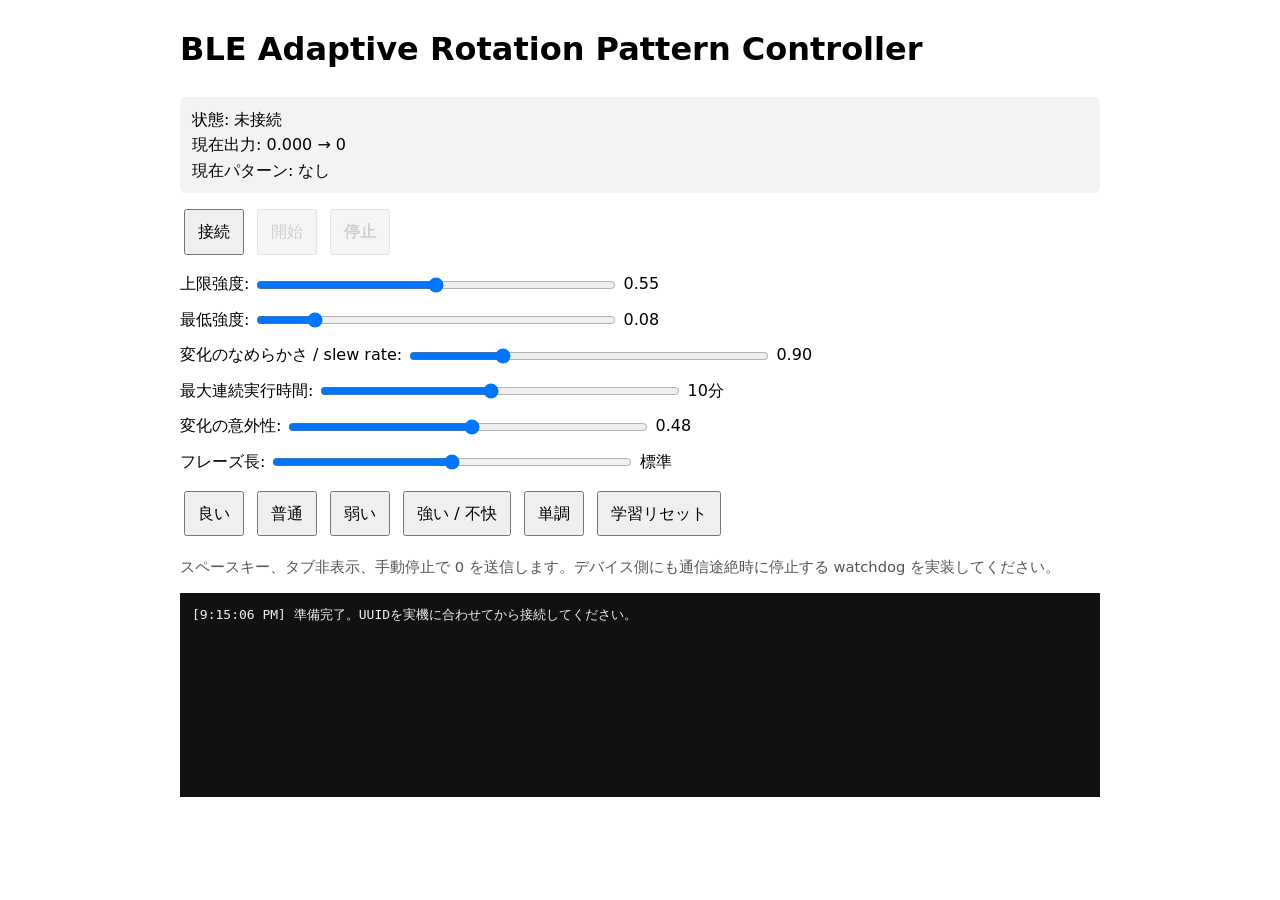
<file: test4.html>
<!doctype html>
<html lang="ja">
<head>
  <meta charset="utf-8" />
  <meta name="viewport" content="width=device-width, initial-scale=1" />
  <title>BLE Adaptive Rotation Pattern Controller</title>
  <style>
    body {
      font-family: system-ui, sans-serif;
      max-width: 920px;
      margin: 24px auto;
      padding: 0 16px;
      line-height: 1.6;
    }

    button,
    input {
      font: inherit;
    }

    button {
      margin: 4px;
      padding: 8px 12px;
      cursor: pointer;
    }

    button:disabled {
      cursor: not-allowed;
      opacity: 0.55;
    }

    .row {
      margin: 12px 0;
    }

    label {
      display: block;
      margin: 10px 0;
    }

    input[type="range"] {
      width: 360px;
      max-width: 100%;
      vertical-align: middle;
    }

    #log {
      background: #111;
      color: #eee;
      padding: 12px;
      min-height: 180px;
      max-height: 420px;
      overflow: auto;
      white-space: pre-wrap;
      overflow-wrap: anywhere;
    }

    .danger {
      font-weight: 700;
    }

    .statusBox {
      padding: 10px 12px;
      background: #f3f3f3;
      border-radius: 6px;
    }

    .small {
      font-size: 0.92rem;
      color: #555;
    }
  </style>
</head>

<body>
  <h1>BLE Adaptive Rotation Pattern Controller</h1>

  <div class="statusBox">
    <div>状態: <span id="status">未接続</span></div>
    <div>現在出力: <span id="outputView">0.000 → 0</span></div>
    <div>現在パターン: <span id="modeView">なし</span></div>
  </div>

  <div class="row">
    <button id="connectBtn">接続</button>
    <button id="startBtn" disabled>開始</button>
    <button id="stopBtn" disabled class="danger">停止</button>
  </div>

  <div class="row">
    <label>
      上限強度:
      <input id="intensity" type="range" min="0.10" max="1.00" step="0.01" value="0.55">
      <output id="intensityOut">0.55</output>
    </label>

    <label>
      最低強度:
      <input id="minIntensity" type="range" min="0.00" max="1.00" step="0.01" value="0.08">
      <output id="minIntensityOut">0.08</output>
    </label>

    <label>
      変化のなめらかさ / slew rate:
      <input id="slew" type="range" min="0.20" max="3.00" step="0.05" value="0.90">
      <output id="slewOut">0.90</output>
    </label>

    <label>
      最大連続実行時間:
      <input id="maxMinutes" type="range" min="1" max="20" step="1" value="10">
      <output id="maxMinutesOut">10分</output>
    </label>

    <label>
      変化の意外性:
      <input id="novelty" type="range" min="0.20" max="0.75" step="0.01" value="0.48">
      <output id="noveltyOut">0.48</output>
    </label>

    <label>
      フレーズ長:
      <input id="phraseLength" type="range" min="0" max="2" step="1" value="1">
      <output id="phraseLengthOut">標準</output>
    </label>
  </div>

  <div class="row">
    <button data-feedback="good">良い</button>
    <button data-feedback="ok">普通</button>
    <button data-feedback="tooWeak">弱い</button>
    <button data-feedback="tooStrong">強い / 不快</button>
    <button data-feedback="boring">単調</button>
    <button id="resetLearningBtn">学習リセット</button>
  </div>

  <p class="small">
    スペースキー、タブ非表示、手動停止で 0 を送信します。デバイス側にも通信途絶時に停止する watchdog を実装してください。
  </p>

  <pre id="log"></pre>

  <script type="module">
    /*
      実機のGATT UUIDに置き換える。
      BLEではservice自体へ直接書き込むのではなく、
      service配下のwrite可能なcharacteristicへ書き込む。
    */

    const SERVICE_UUID = "029f02b4-3c4b-40e7-b8de-da2d1e6917e8";
    const CHARACTERISTIC_UUID = "ff29cd45-4f0e-4fbc-919f-25440832fd0e";


    /*
      デバイス側が改行終端を必要とする場合は "\n" に変更。
      指定がなければ空文字のまま。
    */
    const PROTOCOL_SUFFIX = "";

    /*
      指定どおり true。
      すべてのBLEデバイスを表示し、optionalServicesで対象serviceを取得する。
    */
    const ACCEPT_ALL_DEVICES = true;

    const WRITE_INTERVAL_MS = 100;
    const STORAGE_KEY = "adaptive-rotation-phrase-pattern-v3";
    const RECENT_LIMIT = 22;

    const MOTIFS = [
      { id: "breath", label: "なめらか往復", minDur: 3.2, maxDur: 6.0 },
      { id: "stutter", label: "断続パルス", minDur: 2.0, maxDur: 4.8 },
      { id: "ratchet", label: "階段状加速", minDur: 2.8, maxDur: 5.5 },
      { id: "reverseSnap", label: "停止入り反転", minDur: 2.2, maxDur: 5.0 },
      { id: "flutter", label: "細かい揺らぎ", minDur: 1.8, maxDur: 4.0 },
      { id: "drift", label: "ランダム漂流", minDur: 3.0, maxDur: 6.2 },
      { id: "holdDrop", label: "保持と脱力", minDur: 2.5, maxDur: 5.2 },
      { id: "triplet", label: "三連アクセント", minDur: 1.8, maxDur: 4.0 },
      { id: "suspend", label: "低刺激の間", minDur: 1.0, maxDur: 2.4 },
      { id: "surge", label: "急上昇と減衰", minDur: 2.0, maxDur: 4.6 },
      { id: "hesitate", label: "迷い反転", minDur: 2.4, maxDur: 5.4 },
      { id: "syncopate", label: "変拍アクセント", minDur: 2.0, maxDur: 4.8 }
    ];

    const MOTIFS_BY_ID = Object.fromEntries(MOTIFS.map((m) => [m.id, m]));

    const POSITION_BIAS = {
      breath:      [ 0.18,  0.04, -0.10],
      stutter:     [ 0.10,  0.10,  0.00],
      ratchet:     [ 0.12,  0.12,  0.04],
      reverseSnap: [-0.06,  0.10,  0.20],
      flutter:     [-0.10,  0.08,  0.18],
      drift:       [ 0.16,  0.04, -0.04],
      holdDrop:    [-0.02,  0.12,  0.14],
      triplet:     [-0.04,  0.10,  0.12],
      suspend:     [-0.02,  0.02, -0.06],
      surge:       [-0.02,  0.10,  0.18],
      hesitate:    [ 0.08,  0.12,  0.02],
      syncopate:   [-0.04,  0.14,  0.16]
    };

    const TRANSITION_BONUS = {
      breath:      { ratchet: 0.15, stutter: 0.12, holdDrop: 0.08, hesitate: 0.12 },
      stutter:     { suspend: 0.10, reverseSnap: 0.15, drift: 0.08, syncopate: 0.12 },
      ratchet:     { flutter: 0.15, holdDrop: 0.14, reverseSnap: 0.10, surge: 0.12 },
      reverseSnap: { breath: 0.12, triplet: 0.10, drift: 0.08, hesitate: 0.10 },
      flutter:     { suspend: 0.16, holdDrop: 0.12, reverseSnap: 0.10, syncopate: 0.12 },
      drift:       { stutter: 0.12, ratchet: 0.10, breath: 0.08, surge: 0.08 },
      holdDrop:    { triplet: 0.13, suspend: 0.10, reverseSnap: 0.10, surge: 0.10 },
      triplet:     { breath: 0.12, drift: 0.10, flutter: 0.08, syncopate: 0.10 },
      suspend:     { reverseSnap: 0.14, ratchet: 0.12, breath: 0.10, surge: 0.12 },
      surge:       { suspend: 0.12, flutter: 0.14, holdDrop: 0.12, breath: 0.08 },
      hesitate:    { reverseSnap: 0.12, ratchet: 0.10, triplet: 0.10, drift: 0.08 },
      syncopate:   { breath: 0.10, suspend: 0.12, reverseSnap: 0.12, flutter: 0.10 }
    };

    const ARC_LABEL = {
      build: "漸増フレーズ",
      wave: "山型フレーズ",
      contrast: "緩急フレーズ",
      scatter: "変則フレーズ",
      broken: "崩しフレーズ"
    };

    const $ = (id) => document.getElementById(id);

    const connectBtn = $("connectBtn");
    const startBtn = $("startBtn");
    const stopBtn = $("stopBtn");
    const statusEl = $("status");
    const logEl = $("log");
    const intensityEl = $("intensity");
    const intensityOut = $("intensityOut");
    const minIntensityEl = $("minIntensity");
    const minIntensityOut = $("minIntensityOut");
    const slewEl = $("slew");
    const slewOut = $("slewOut");
    const maxMinutesEl = $("maxMinutes");
    const maxMinutesOut = $("maxMinutesOut");
    const noveltyEl = $("novelty");
    const noveltyOut = $("noveltyOut");
    const phraseLengthEl = $("phraseLength");
    const phraseLengthOut = $("phraseLengthOut");
    const outputView = $("outputView");
    const modeView = $("modeView");

    let device = null;
    let server = null;
    let writeChar = null;

    let running = false;
    let timerId = 0;
    let sessionStartMs = 0;
    let lastTickMs = 0;
    let segmentStartMs = 0;
    let currentSegment = null;

    let lastOutput = 0;
    let lastProtocolInt = null;

    let pendingInt = null;
    let pumpPromise = null;

    let recentMotifs = [];

    const encoder = new TextEncoder();
    let stats = loadStats();

    function log(message) {
      const t = new Date().toLocaleTimeString();
      logEl.textContent = `[${t}] ${message}\n` + logEl.textContent;
    }

    function clamp(x, min, max) {
      return Math.min(max, Math.max(min, x));
    }

    function rand(min, max) {
      return min + Math.random() * (max - min);
    }

    function smooth01(x) {
      x = clamp(x, 0, 1);
      return x * x * (3 - 2 * x);
    }

    function protocolIntFromOutput(x) {
      return Math.round(clamp(x, -1, 1) * 255);
    }

    function freshStats() {
      return Object.fromEntries(MOTIFS.map((m) => [m.id, { n: 0, sum: 0 }]));
    }

    function loadStats() {
      const fresh = freshStats();

      try {
        const raw = localStorage.getItem(STORAGE_KEY);
        if (!raw) return fresh;

        const parsed = JSON.parse(raw);

        for (const m of MOTIFS) {
          if (parsed[m.id]) {
            fresh[m.id].n = Number(parsed[m.id].n) || 0;
            fresh[m.id].sum = Number(parsed[m.id].sum) || 0;
          }
        }
      } catch {
        return fresh;
      }

      return fresh;
    }

    function saveStats() {
      localStorage.setItem(STORAGE_KEY, JSON.stringify(stats));
    }

    function resetLearning() {
      stats = freshStats();
      recentMotifs = [];
      saveStats();
      log("学習データと直近パターン履歴をリセット");
    }

    function getIntensityBounds() {
      const maxDrive = clamp(Number(intensityEl.value) || 0.55, 0.10, 1.00);
      const minDrive = clamp(Number(minIntensityEl.value) || 0, 0.00, maxDrive);

      return {
        minDrive,
        maxDrive
      };
    }

    function setIntensity(v) {
      intensityEl.value = String(clamp(v, 0.10, 1.00).toFixed(2));
      updateControls();
    }

    function setMinIntensity(v) {
      const maxDrive = clamp(Number(intensityEl.value) || 0.55, 0.10, 1.00);
      minIntensityEl.value = String(clamp(v, 0.00, maxDrive).toFixed(2));
      updateControls();
    }

    function updateControls() {
      const maxDrive = clamp(Number(intensityEl.value) || 0.55, 0.10, 1.00);
      let minDrive = clamp(Number(minIntensityEl.value) || 0, 0.00, maxDrive);

      if (minDrive > maxDrive) {
        minDrive = maxDrive;
        minIntensityEl.value = String(minDrive.toFixed(2));
      }

      minIntensityEl.max = String(maxDrive.toFixed(2));

      intensityOut.value = maxDrive.toFixed(2);
      minIntensityOut.value = minDrive.toFixed(2);
      slewOut.value = Number(slewEl.value).toFixed(2);
      maxMinutesOut.value = `${Number(maxMinutesEl.value)}分`;
      noveltyOut.value = Number(noveltyEl.value).toFixed(2);

      const phraseLabels = ["短め", "標準", "長め"];
      phraseLengthOut.value = phraseLabels[Number(phraseLengthEl.value)] ?? "標準";
    }

    function setStatus(text) {
      statusEl.textContent = text;
    }

    function sampleSoftmax(scored, temperature = 0.48) {
      const safeTemperature = clamp(Number(temperature) || 0.48, 0.05, 1.50);
      const maxScore = Math.max(...scored.map((x) => x.score));

      const weighted = scored.map((x) => ({
        id: x.id,
        weight: Math.exp((x.score - maxScore) / safeTemperature)
      }));

      const total = weighted.reduce((a, x) => a + x.weight, 0);
      let r = Math.random() * total;

      for (const x of weighted) {
        r -= x.weight;
        if (r <= 0) return x.id;
      }

      return weighted[weighted.length - 1].id;
    }

    function chooseMotif(previousId, position01) {
      const total = Object.values(stats).reduce((a, s) => a + s.n, 0) + 1;
      const bucket = position01 < 0.34 ? 0 : position01 < 0.68 ? 1 : 2;

      const scored = MOTIFS.map((m) => {
        const s = stats[m.id];

        const mean = (s.sum + 0.55) / (s.n + 1);
        const explore = 0.26 * Math.sqrt(Math.log(total + 1) / (s.n + 1));
        const transition = previousId ? (TRANSITION_BONUS[previousId]?.[m.id] ?? 0) : 0;
        const position = POSITION_BIAS[m.id]?.[bucket] ?? 0;

        const recentCount = recentMotifs.filter((id) => id === m.id).length;

        const repeatPenalty =
          (m.id === previousId ? 0.62 : 0) +
          recentCount * 0.13 +
          (m.id === "suspend" ? 0.10 : 0);

        return {
          id: m.id,
          score:
            mean +
            explore +
            transition +
            position -
            repeatPenalty +
            rand(-0.06, 0.06)
        };
      });

      return sampleSoftmax(scored, Number(noveltyEl.value));
    }

    function markRecentMotifs(ids) {
      recentMotifs.push(...ids);

      while (recentMotifs.length > RECENT_LIMIT) {
        recentMotifs.shift();
      }
    }

    function chooseArc() {
      return sampleSoftmax([
        { id: "build", score: 0.34 + rand(0, 0.10) },
        { id: "wave", score: 0.30 + rand(0, 0.10) },
        { id: "contrast", score: 0.28 + rand(0, 0.14) },
        { id: "scatter", score: 0.24 + rand(0, 0.18) },
        { id: "broken", score: 0.20 + rand(0, 0.22) }
      ], 0.30);
    }

    function phraseEnvelope(arc, p) {
      p = clamp(p, 0, 1);

      switch (arc) {
        case "build":
          return 0.46 + 0.54 * smooth01(p);

        case "wave":
          return 0.62 + 0.38 * Math.sin(Math.PI * p);

        case "contrast":
          if (p < 0.36) return 0.74 + 0.20 * smooth01(p / 0.36);
          if (p < 0.54) return 0.42;
          return 0.58 + 0.42 * smooth01((p - 0.54) / 0.46);

        case "scatter":
          return clamp(
            0.78 + 0.22 * Math.sin(2 * Math.PI * (1.7 * p + 0.13)),
            0.45,
            1.00
          );

        case "broken":
          if (p < 0.20) return 0.52 + 0.18 * smooth01(p / 0.20);
          if (p < 0.38) return 0.90;
          if (p < 0.50) return 0.36;
          if (p < 0.74) return 0.68 + 0.22 * Math.sin(2 * Math.PI * 3.0 * p);
          return 0.74 + 0.26 * smooth01((p - 0.74) / 0.26);

        default:
          return 1;
      }
    }

    function edgeEnvelope(p, duration) {
      const fade = clamp(0.18 / Math.max(duration, 0.5), 0.035, 0.16);

      return Math.min(
        smooth01(p / fade),
        smooth01((1 - p) / fade)
      );
    }

    function applyIntensityWindow(x) {
      const { minDrive, maxDrive } = getIntensityBounds();

      const sign = Math.sign(x);
      const mag = Math.abs(x);

      /*
        ほぼゼロの値は停止として扱う。
        これにより、断続パルスや停止混合モチーフの「間」は維持される。
      */
      const deadzone = 0.018;

      if (sign === 0 || mag < deadzone) {
        return 0;
      }

      /*
        非ゼロ駆動時だけ、magを [最低強度, 上限強度] に再マッピングする。
        slew limitが後段にあるため、最低強度への移行も急峻になりにくい。
      */
      const normalized = clamp((mag - deadzone) / (1 - deadzone), 0, 1);
      const shaped = minDrive + (maxDrive - minDrive) * smooth01(normalized);

      return clamp(sign * shaped, -1, 1);
    }

    function getPhraseDurationRange() {
      const value = Number(phraseLengthEl.value);

      if (value === 0) return [10, 22];
      if (value === 2) return [22, 45];

      return [16, 32];
    }

    function makeMotifItem(motif, start, duration, lastDir, position01) {
      const dir = Math.random() < 0.58 ? -lastDir : lastDir;

      const ampRange = {
        breath: [0.35, 0.78],
        stutter: [0.42, 0.92],
        ratchet: [0.38, 0.94],
        reverseSnap: [0.40, 0.88],
        flutter: [0.34, 0.82],
        drift: [0.30, 0.76],
        holdDrop: [0.40, 0.92],
        triplet: [0.42, 0.90],
        suspend: [0.10, 0.28],
        surge: [0.38, 0.96],
        hesitate: [0.28, 0.78],
        syncopate: [0.42, 0.92]
      }[motif] ?? [0.30, 0.80];

      let amp = rand(ampRange[0], ampRange[1]);

      if (position01 < 0.20) amp *= 0.86;
      if (position01 > 0.76 && motif !== "suspend") amp *= 1.05;

      return {
        motif,
        start,
        duration,
        dir,
        amp,

        phase: rand(0, Math.PI * 2),
        cycle: rand(0.34, 1.80),
        duty: rand(0.28, 0.74),
        steps: Math.floor(rand(3, 8)),
        rate: rand(2.2, 7.5),
        groupCycle: rand(0.72, 1.45),

        thirdReverse: Math.random() < 0.55,
        dropWidth: rand(0.10, 0.24),
        midFlip: Math.random() < 0.42,

        noise: rand(-0.25, 0.25),
        noiseTarget: rand(-1, 1),
        noiseStep: rand(0.18, 0.42),
        noiseEase: rand(0.10, 0.24),
        lastNoiseAt: -Infinity,

        syncPattern: makeSyncPattern()
      };
    }

    function makeSyncPattern() {
      const base = [
        { on: 0.13, off: 0.08, amp: 1.00 },
        { on: 0.19, off: 0.12, amp: 0.66 },
        { on: 0.10, off: 0.06, amp: 0.85 },
        { on: 0.24, off: 0.18, amp: 0.52 }
      ];

      for (let i = base.length - 1; i > 0; i--) {
        const j = Math.floor(Math.random() * (i + 1));
        [base[i], base[j]] = [base[j], base[i]];
      }

      return base;
    }

    function createSegment(nowMs) {
      const [minPhrase, maxPhrase] = getPhraseDurationRange();
      const targetDuration = rand(minPhrase, maxPhrase);
      const arc = chooseArc();
      const items = [];

      let t = 0;
      let previousId = null;
      let lastDir = Math.random() < 0.5 ? -1 : 1;
      const maxItems = Number(phraseLengthEl.value) === 2 ? 14 : 10;

      while (t < targetDuration && items.length < maxItems) {
        const position01 = t / targetDuration;
        const motif = chooseMotif(previousId, position01);
        const meta = MOTIFS_BY_ID[motif];

        const duration = Math.min(
          rand(meta.minDur, meta.maxDur),
          targetDuration - t
        );

        if (duration < 1.0 && items.length > 0) break;

        const item = makeMotifItem(motif, t, duration, lastDir, position01);
        items.push(item);

        previousId = motif;
        lastDir = item.dir;
        t += duration;
      }

      currentSegment = {
        mode: "phrase",
        arc,
        duration: t,
        items
      };

      segmentStartMs = nowMs;
      markRecentMotifs(items.map((x) => x.motif));

      const labels = items.map((x) => MOTIFS_BY_ID[x.motif].label);
      modeView.textContent = `${ARC_LABEL[arc]}: ${labels.join(" → ")}`;

      log(`新規フレーズ: ${ARC_LABEL[arc]}, ${t.toFixed(1)}秒, ${labels.join(" / ")}`);
    }

    function activeItemForTime(seg, tSec) {
      if (!seg?.items) return null;

      return seg.items.find((item) =>
        tSec >= item.start && tSec < item.start + item.duration
      ) ?? null;
    }

    function valueForMotif(item, t, p) {
      const amp = item.amp;
      const dir = item.dir;

      switch (item.motif) {
        case "breath": {
          const wave = 0.5 - 0.5 * Math.cos(2 * Math.PI * p);
          const sign = p < 0.52 ? dir : -dir;

          return sign * amp * (0.18 + 0.82 * smooth01(wave));
        }

        case "stutter": {
          const f = (t / item.cycle) % 1;

          if (f > item.duty) return 0;

          const local = f / item.duty;
          const accent = Math.floor(t / item.cycle) % 5 === 4 ? 0.55 : 1.0;

          return dir * amp * accent * Math.sin(Math.PI * local);
        }

        case "ratchet": {
          const stepFloat = p * item.steps;
          const step = Math.floor(stepFloat);
          const within = stepFloat - step;

          if (within < 0.08) return 0;

          const level = (step + smooth01(within)) / item.steps;
          const sign = item.midFlip && p > 0.72 ? -dir : dir;

          return sign * amp * (0.16 + 0.84 * level);
        }

        case "reverseSnap": {
          const f = (t / item.cycle) % 1;

          if (f < 0.10) return 0;

          if (f < 0.28) {
            return -dir * amp * (0.35 + 0.65 * smooth01((f - 0.10) / 0.18));
          }

          return dir * amp * (0.42 + 0.58 * smooth01((f - 0.28) / 0.72));
        }

        case "flutter": {
          const sign =
            Math.floor(t / Math.max(0.55, item.cycle)) % 2 === 0
              ? dir
              : -dir;

          const mod =
            0.34 +
            0.66 * Math.abs(Math.sin(2 * Math.PI * item.rate * t + item.phase));

          const wobble =
            0.82 +
            0.18 * Math.sin(2 * Math.PI * 0.37 * t + item.phase);

          return sign * amp * mod * wobble;
        }

        case "drift": {
          if (t - item.lastNoiseAt > item.noiseStep) {
            item.noiseTarget = rand(-1, 1);
            item.lastNoiseAt = t;
          }

          item.noise += (item.noiseTarget - item.noise) * item.noiseEase;

          const z = Math.abs(item.noise) < 0.14 ? 0 : item.noise;

          return amp * clamp(z, -1, 1);
        }

        case "holdDrop": {
          const f = (t / item.cycle) % 1;

          if (f < item.dropWidth) return 0;

          const sign = item.midFlip && p > 0.58 ? -dir : dir;
          const recover = smooth01((f - item.dropWidth) / (1 - item.dropWidth));

          return sign * amp * (0.48 + 0.52 * recover);
        }

        case "triplet": {
          const f = (t / item.groupCycle) % 1;

          if (f > 0.72) return 0;

          const local3 = (f / 0.72) * 3;
          const pulseIndex = Math.floor(local3);
          const within = local3 - pulseIndex;

          const sign =
            item.thirdReverse && pulseIndex === 2
              ? -dir
              : dir;

          const accent = pulseIndex === 1 ? 0.72 : 1.0;

          return sign * amp * accent * Math.sin(Math.PI * within);
        }

        case "suspend": {
          const tiny = 0.35 + 0.65 * Math.sin(Math.PI * p);
          return dir * amp * tiny;
        }

        case "surge": {
          const attack = smooth01(clamp(p / 0.24, 0, 1));
          const decay = 1 - 0.62 * smooth01(clamp((p - 0.24) / 0.76, 0, 1));

          const flip =
            p > 0.70 && Math.floor(t * 3.0) % 2 === 0
              ? -dir
              : dir;

          return flip * amp * attack * decay;
        }

        case "hesitate": {
          const f = (t / item.cycle) % 1;

          if (f < 0.16) return 0;

          const sign =
            Math.floor(t / item.cycle) % 3 === 1
              ? -dir
              : dir;

          const hesitation =
            f < 0.42
              ? 0.34 + 0.30 * smooth01((f - 0.16) / 0.26)
              : 0.64 + 0.36 * smooth01((f - 0.42) / 0.58);

          return sign * amp * hesitation;
        }

        case "syncopate": {
          let cursor = 0;
          const cycleLength = item.syncPattern.reduce((a, x) => a + x.on + x.off, 0);
          const local = t % cycleLength;

          for (let i = 0; i < item.syncPattern.length; i++) {
            const part = item.syncPattern[i];

            if (local >= cursor && local < cursor + part.on) {
              const q = (local - cursor) / part.on;
              const sign = i % 3 === 2 ? -dir : dir;

              return sign * amp * part.amp * Math.sin(Math.PI * q);
            }

            cursor += part.on + part.off;
          }

          return 0;
        }

        default:
          return 0;
      }
    }

    function valueForSegment(seg, tSec, sessionElapsedMs) {
      const item = activeItemForTime(seg, tSec);

      if (!item) return 0;

      const localT = tSec - item.start;
      const localP = clamp(localT / item.duration, 0, 1);
      const phraseP = clamp(tSec / seg.duration, 0, 1);

      /*
        開始直後から設定上限へ行かないようにする。
        約2分かけて上限へ近づける。
      */
      const warm = clamp(
        0.18 + 0.82 * (sessionElapsedMs / 120000),
        0.18,
        1.0
      );

      const phraseGain = phraseEnvelope(seg.arc, phraseP);
      const edgeGain = edgeEnvelope(localP, item.duration);

      /*
        rawは強度スライダー適用前の正規化出力。
        ここに最低強度・上限強度の窓を適用する。
      */
      const raw = clamp(
        valueForMotif(item, localT, localP) *
          warm *
          phraseGain *
          edgeGain,
        -1,
        1
      );

      return applyIntensityWindow(raw);
    }

    async function connect() {
      try {
        if (!window.isSecureContext) {
          throw new Error("HTTPSまたはlocalhostで開いてください。");
        }

        if (!navigator.bluetooth) {
          throw new Error("このブラウザはWeb Bluetoothに対応していません。Chromium系ブラウザで確認してください。");
        }

        setStatus("デバイス選択中...");

        const options = ACCEPT_ALL_DEVICES
          ? {
              acceptAllDevices: true,
              optionalServices: [SERVICE_UUID]
            }
          : {
              filters: [{ services: [SERVICE_UUID] }],
              optionalServices: [SERVICE_UUID]
            };

        device = await navigator.bluetooth.requestDevice(options);
        device.addEventListener("gattserverdisconnected", handleDisconnected);

        setStatus("接続中...");
        server = await device.gatt.connect();

        const service = await server.getPrimaryService(SERVICE_UUID);
        writeChar = await service.getCharacteristic(CHARACTERISTIC_UUID);

        startBtn.disabled = false;
        stopBtn.disabled = false;

        setStatus(`接続済み: ${device.name || device.id}`);
        log("BLE接続完了");
      } catch (err) {
        setStatus("接続失敗");
        log(`接続エラー: ${err.message || err}`);
      }
    }

    async function writeOneProtocolInt(n) {
      if (!writeChar) return;

      /*
        出力 [-1, 1] を [-255, 255] に変換済みの整数として受け取り、
        その10進文字列表現をUTF-8で送る。
        例: -255, -128, 0, 127, 255
      */
      const text = `${n}${PROTOCOL_SUFFIX}`;
      const data = encoder.encode(text);

      if (writeChar.properties.writeWithoutResponse && writeChar.writeValueWithoutResponse) {
        await writeChar.writeValueWithoutResponse(data);
        return;
      }

      if (writeChar.properties.write && writeChar.writeValueWithResponse) {
        await writeChar.writeValueWithResponse(data);
        return;
      }

      /*
        古い実装向けの後方互換。
      */
      if (writeChar.writeValue) {
        await writeChar.writeValue(data);
        return;
      }

      throw new Error("このcharacteristicはwriteに対応していません。");
    }

    function enqueueProtocolInt(n) {
      pendingInt = clamp(Math.round(n), -255, 255);

      if (!pumpPromise) {
        pumpPromise = pumpWrites().catch((err) => {
          log(`書き込みエラー: ${err.message || err}`);
        });
      }

      return pumpPromise;
    }

    async function pumpWrites() {
      try {
        while (pendingInt !== null) {
          const n = pendingInt;
          pendingInt = null;
          await writeOneProtocolInt(n);
        }
      } finally {
        pumpPromise = null;

        /*
          finally中に新しい値が入った場合の取りこぼし防止。
        */
        if (pendingInt !== null) {
          enqueueProtocolInt(pendingInt);
        }
      }
    }

    function setOutput(x, force = false) {
      const safeX = clamp(x, -1, 1);
      const protocolInt = protocolIntFromOutput(safeX);

      outputView.textContent = `${safeX.toFixed(3)} → ${protocolInt}`;

      if (!force && protocolInt === lastProtocolInt) {
        return Promise.resolve();
      }

      lastProtocolInt = protocolInt;
      return enqueueProtocolInt(protocolInt);
    }

    function tick() {
      if (!running) return;

      const now = performance.now();
      const sessionElapsedMs = now - sessionStartMs;
      const maxMs = Number(maxMinutesEl.value) * 60 * 1000;

      if (sessionElapsedMs >= maxMs) {
        void stop("最大連続実行時間に到達");
        return;
      }

      if (!currentSegment || (now - segmentStartMs) / 1000 >= currentSegment.duration) {
        createSegment(now);
      }

      const dtSec = clamp((now - lastTickMs) / 1000, 0.001, 0.25);
      lastTickMs = now;

      const tSec = (now - segmentStartMs) / 1000;
      const target = valueForSegment(currentSegment, tSec, sessionElapsedMs);

      /*
        slew limit。
        出力変化を抑え、急激な反転・急停止を緩和する。
      */
      const maxDelta = Number(slewEl.value) * dtSec;
      lastOutput += clamp(target - lastOutput, -maxDelta, maxDelta);
      lastOutput = clamp(lastOutput, -1, 1);

      void setOutput(lastOutput);
    }

    function start() {
      if (!writeChar) {
        log("未接続");
        return;
      }

      if (running) return;

      running = true;
      sessionStartMs = performance.now();
      lastTickMs = sessionStartMs;
      segmentStartMs = sessionStartMs;
      currentSegment = null;
      lastOutput = 0;
      lastProtocolInt = null;

      timerId = window.setInterval(tick, WRITE_INTERVAL_MS);

      startBtn.disabled = true;
      stopBtn.disabled = false;

      log("開始");
    }

    async function stop(reason = "停止") {
      running = false;

      if (timerId) {
        clearInterval(timerId);
        timerId = 0;
      }

      currentSegment = null;
      modeView.textContent = "なし";
      lastOutput = 0;

      await setOutput(0, true);

      startBtn.disabled = !writeChar;
      stopBtn.disabled = !writeChar;

      log(reason);
    }

    async function emergencyStop(reason) {
      await stop(reason || "緊急停止");
    }

    function handleDisconnected() {
      running = false;

      if (timerId) {
        clearInterval(timerId);
        timerId = 0;
      }

      writeChar = null;
      server = null;
      currentSegment = null;
      modeView.textContent = "なし";

      startBtn.disabled = true;
      stopBtn.disabled = true;

      setStatus("切断");
      log("BLE切断。デバイス側にも通信タイムアウト時停止のwatchdogを実装してください。");
    }

    function applyFeedback(kind) {
      if (!currentSegment?.items?.length) {
        log("評価対象のフレーズなし");
        return;
      }

      const rewardMap = {
        good: 1.00,
        ok: 0.62,
        tooWeak: 0.44,
        tooStrong: 0.08,
        boring: 0.15
      };

      const reward = rewardMap[kind] ?? 0.5;
      const elapsed = (performance.now() - segmentStartMs) / 1000;
      const active = activeItemForTime(currentSegment, elapsed);

      /*
        フレーズ内の全モチーフを少し学習しつつ、
        現在アクティブなモチーフを強めに更新する。
      */
      for (const item of currentSegment.items) {
        const activeBoost = active === item ? 2.8 : 1.0;
        const weight = activeBoost * item.duration / currentSegment.duration;
        const s = stats[item.motif];

        s.n += weight;
        s.sum += reward * weight;
      }

      saveStats();

      if (kind === "tooStrong") {
        setIntensity(Number(intensityEl.value) * 0.82);
        setMinIntensity(Number(minIntensityEl.value) * 0.72);

        for (const item of currentSegment.items) {
          if (item.start + item.duration >= elapsed) {
            item.amp *= 0.38;
          }
        }

        lastOutput *= 0.35;
        void setOutput(lastOutput, true);

        log("評価: 強い / 不快。上限強度と最低強度を下げ、以降の出力も下げました。");
        return;
      }

      if (kind === "tooWeak") {
        setIntensity(Number(intensityEl.value) * 1.07);

        /*
          最低強度が0より大きい場合だけ、わずかに底上げする。
          0に設定している場合は、利用者の明示設定を尊重して0のまま。
        */
        if (Number(minIntensityEl.value) > 0) {
          setMinIntensity(Number(minIntensityEl.value) * 1.04);
        }

        /*
          弱いときは現在フレーズを少し早めに切り上げ、
          次の探索へ移る。
        */
        currentSegment.duration = Math.min(
          currentSegment.duration,
          elapsed + 4
        );

        log("評価: 弱い。上限強度を少し上げ、最低強度も必要に応じてわずかに上げました。");
        return;
      }

      if (kind === "boring") {
        /*
          単調と評価された現在モチーフを直近履歴へ重複追加し、
          しばらく選ばれにくくする。
        */
        if (active) {
          markRecentMotifs([
            active.motif,
            active.motif,
            active.motif,
            active.motif,
            active.motif
          ]);
        }

        currentSegment.duration = 0;

        log("評価: 単調。直近モチーフを避けて次フレーズへ切り替えます。");
        return;
      }

      const activeLabel = active
        ? MOTIFS_BY_ID[active.motif].label
        : "不明";

      log(`評価: ${kind} / 現在モチーフ=${activeLabel} / reward=${reward.toFixed(2)}`);
    }

    connectBtn.addEventListener("click", connect);
    startBtn.addEventListener("click", start);
    stopBtn.addEventListener("click", () => void emergencyStop("手動停止"));
    $("resetLearningBtn").addEventListener("click", resetLearning);

    document.querySelectorAll("[data-feedback]").forEach((btn) => {
      btn.addEventListener("click", () => {
        applyFeedback(btn.dataset.feedback);
      });
    });

    intensityEl.addEventListener("input", updateControls);
    minIntensityEl.addEventListener("input", updateControls);
    slewEl.addEventListener("input", updateControls);
    maxMinutesEl.addEventListener("input", updateControls);
    noveltyEl.addEventListener("input", updateControls);
    phraseLengthEl.addEventListener("input", updateControls);

    /*
      安全側停止。
      タブが非表示になった、ページを閉じる、スペースキー押下で停止。
    */
    document.addEventListener("visibilitychange", () => {
      if (document.hidden && running) {
        void emergencyStop("タブ非表示のため停止");
      }
    });

    window.addEventListener("pagehide", () => {
      if (writeChar) {
        void setOutput(0, true);
      }
    });

    window.addEventListener("keydown", (ev) => {
      if (ev.code === "Space") {
        ev.preventDefault();
        void emergencyStop("スペースキー停止");
      }
    });

    updateControls();
    log("準備完了。UUIDを実機に合わせてから接続してください。");
  </script>
</body>
</html>
</file>
<file: assets/index-D6LGFXfo.css>
:root{--text:#637083;--text-h:#10131a;--bg:#f5f7fb;--panel:#ffffffeb;--field-bg:#f8fafc;--button-bg:#eef2f7;--log-bg:#f8fafc;--border:#d8dee8;--code-bg:#eef2f7;--accent:#496dff;--focus-ring:#496dff2e;--primary-bg:#496dff1f;--primary-border:#496dff5c;--danger-bg:#dc26261a;--danger-border:#dc26264d;--success-bg:#16a34a1a;--success-border:#16a34a4d;--ok:#16a34a;--warn:#d97706;--ok-glow:#16a34a80;--warn-glow:#d9770680;--accent-glow:#496dff8c;--shadow:#0000001a 0 10px 15px -3px, #0000000d 0 4px 6px -2px;--sans:system-ui, "Segoe UI", Roboto, sans-serif;--heading:system-ui, "Segoe UI", Roboto, sans-serif;--mono:ui-monospace, Consolas, monospace;font:18px/145% var(--sans);letter-spacing:.18px;--lightningcss-light:initial;--lightningcss-dark: ;color-scheme:light dark;color:var(--text);background:var(--bg);font-synthesis:none;text-rendering:optimizelegibility;-webkit-font-smoothing:antialiased;-moz-osx-font-smoothing:grayscale}@media (prefers-color-scheme:dark){:root{--lightningcss-light: ;--lightningcss-dark:initial}}@media (width<=1024px){:root{font-size:16px}}@media (prefers-color-scheme:dark){:root{--text:#9ca3af;--text-h:#f3f4f6;--bg:#0f1115;--panel:#171a21f0;--field-bg:#1f2430;--button-bg:#1f2430;--log-bg:#0b0d12;--border:#2e303a;--code-bg:#1f2028;--accent:#6ea8fe;--focus-ring:#6ea8fe2e;--primary-bg:#6ea8fe29;--primary-border:#6ea8fe5c;--danger-bg:#f851491f;--danger-border:#f8514952;--success-bg:#3fb9501f;--success-border:#3fb95052;--ok:#3fb950;--warn:#d29922;--ok-glow:#3fb95099;--warn-glow:#d2992299;--accent-glow:#6ea8feb3;--shadow:#0006 0 10px 15px -3px, #00000040 0 4px 6px -2px}}#root{text-align:center;border-inline:1px solid var(--border);box-sizing:border-box;flex-direction:column;width:1126px;max-width:100%;min-height:100svh;margin:0 auto;display:flex}body{background:linear-gradient(180deg, var(--bg), #12161e 55%, var(--bg));margin:0}h1,h2{font-family:var(--heading);color:var(--text-h);font-weight:500}h1{letter-spacing:-1.68px;margin:32px 0;font-size:56px}@media (width<=1024px){h1{margin:20px 0;font-size:36px}}h2{letter-spacing:-.24px;margin:0 0 8px;font-size:24px;line-height:118%}@media (width<=1024px){h2{font-size:20px}}p{margin:0}code{font-family:var(--mono);color:var(--text-h);background:var(--code-bg);border-radius:4px;padding:4px 8px;font-size:15px;line-height:135%;display:inline-flex}.app{text-align:left;gap:16px;padding:24px;display:grid}.card{background:var(--panel);border:1px solid var(--border);box-shadow:var(--shadow);border-radius:16px;padding:20px}.card h1,.card h2{margin-top:0}.grid{grid-template-columns:repeat(auto-fit,minmax(220px,1fr));gap:14px;margin-top:16px;display:grid}.grid.compact{grid-template-columns:repeat(auto-fit,minmax(180px,1fr))}label{color:var(--text-h);gap:6px;font-size:.95rem;display:grid}input{border:1px solid var(--border);background:var(--field-bg);width:100%;color:var(--text-h);font:inherit;box-sizing:border-box;border-radius:12px;outline:none;padding:12px 14px}input:focus{border-color:var(--accent);box-shadow:0 0 0 3px var(--focus-ring)}.check{align-items:center;gap:10px;padding-top:28px;display:flex}.check input{width:auto}.row{flex-wrap:wrap;gap:10px;margin-top:16px;display:flex}button{border:1px solid var(--border);background:var(--button-bg);color:var(--text-h);cursor:pointer;font:inherit;border-radius:12px;min-width:120px;padding:12px 16px}button:hover:not(:disabled){border-color:var(--accent);transform:translateY(-1px)}button:focus-visible{outline:2px solid var(--accent);outline-offset:2px}button:disabled{opacity:.5;cursor:not-allowed}.primary{background:var(--primary-bg);border-color:var(--primary-border)}.danger{background:var(--danger-bg);border-color:var(--danger-border)}.success{background:var(--success-bg);border-color:var(--success-border)}.statusbar{flex-wrap:wrap;align-items:center;gap:12px;margin-top:16px;display:flex}.badge{background:var(--button-bg);border:1px solid var(--border);border-radius:999px;align-items:center;gap:8px;padding:8px 12px;font-size:.9rem;display:inline-flex}.dot{background:var(--warn);width:10px;height:10px;box-shadow:0 0 10px var(--warn-glow);border-radius:999px}.dot.connected{background:var(--ok);box-shadow:0 0 10px var(--ok-glow)}.dot.active{background:var(--accent);box-shadow:0 0 10px var(--accent-glow)}.meta,.preview{color:var(--text);font-size:.9rem}.preview{align-self:end;padding:12px 0}.debug{border:1px solid var(--border);background:var(--field-bg);color:var(--text);font-family:var(--mono);border-radius:12px;grid-template-columns:repeat(auto-fit,minmax(140px,1fr));gap:8px;margin-top:16px;padding:12px;font-size:.9rem;display:grid}pre{white-space:pre-wrap;word-break:break-word;background:var(--log-bg);border:1px solid var(--border);min-height:220px;max-height:360px;color:var(--text-h);border-radius:12px;margin:0;padding:14px;font-size:.9rem;line-height:1.5;overflow:auto}@media (width<=720px){.app{padding:14px}button{flex:100%}}
</file>
